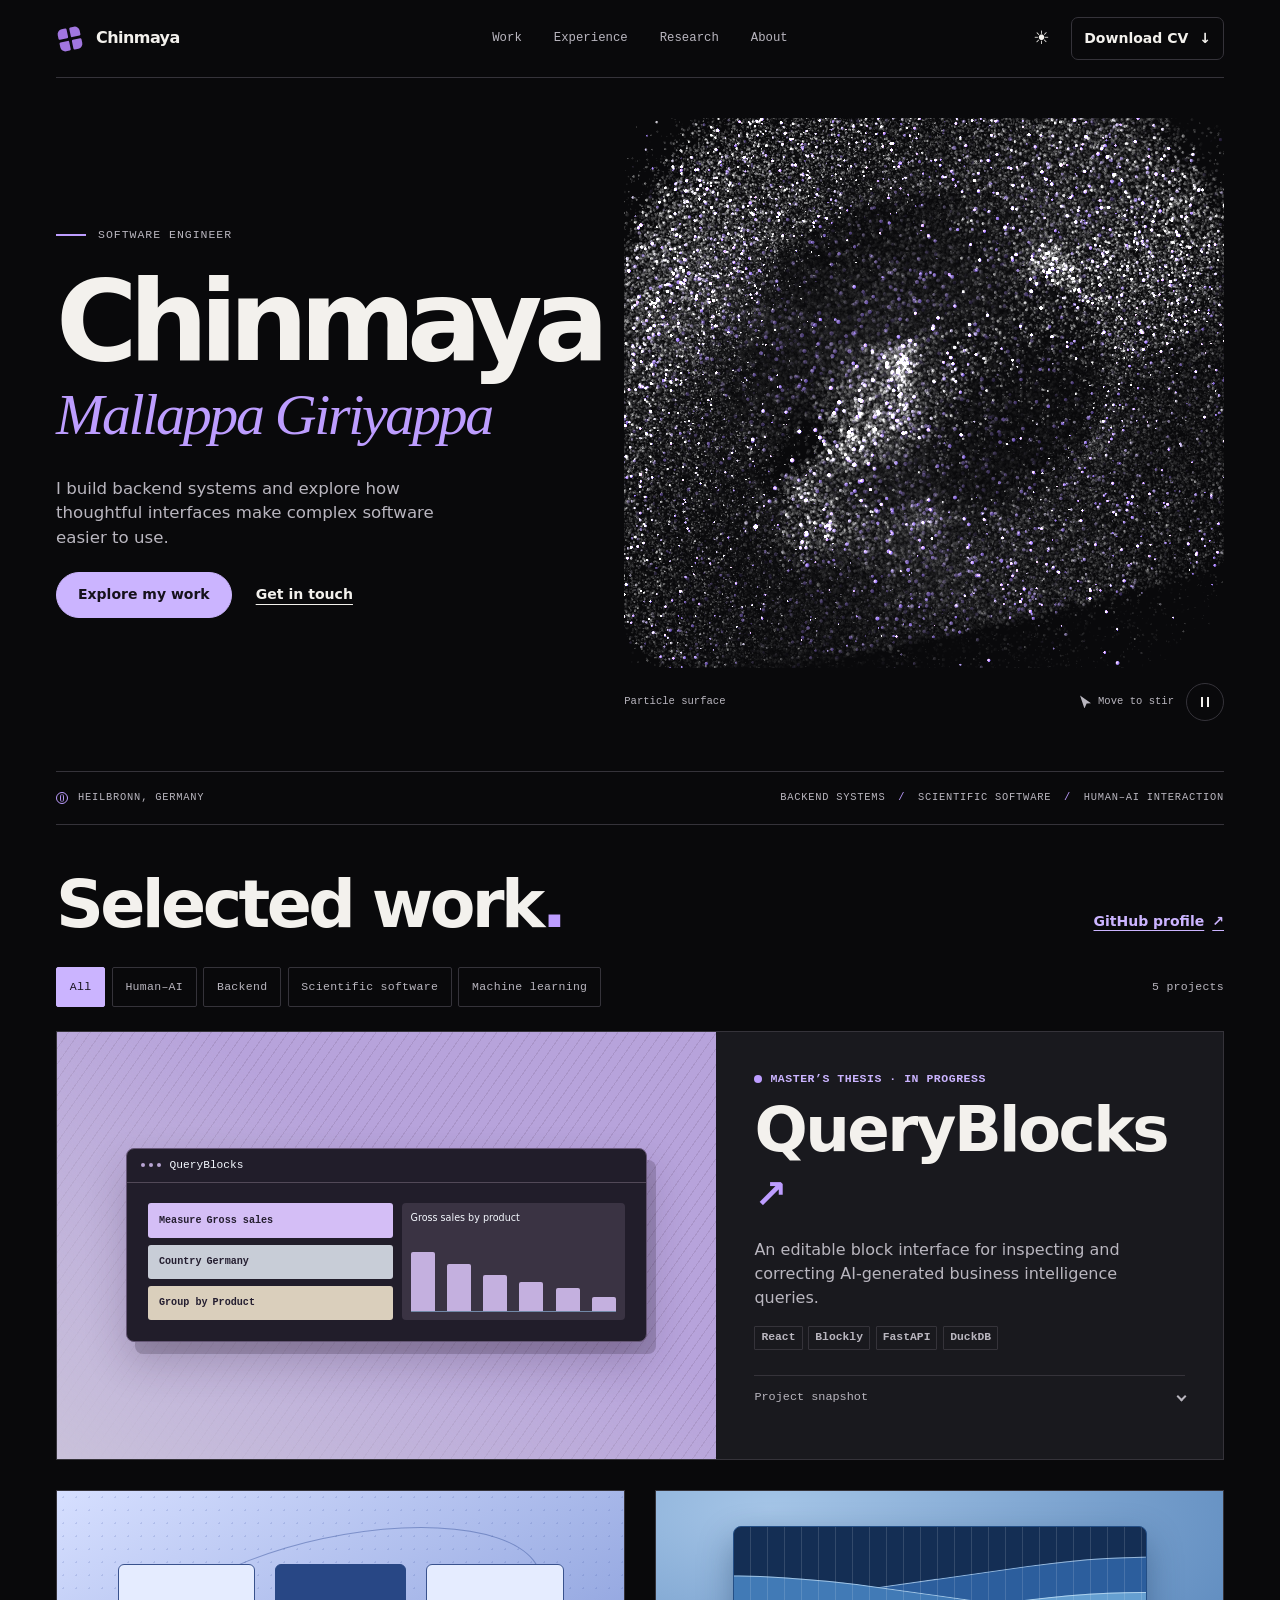
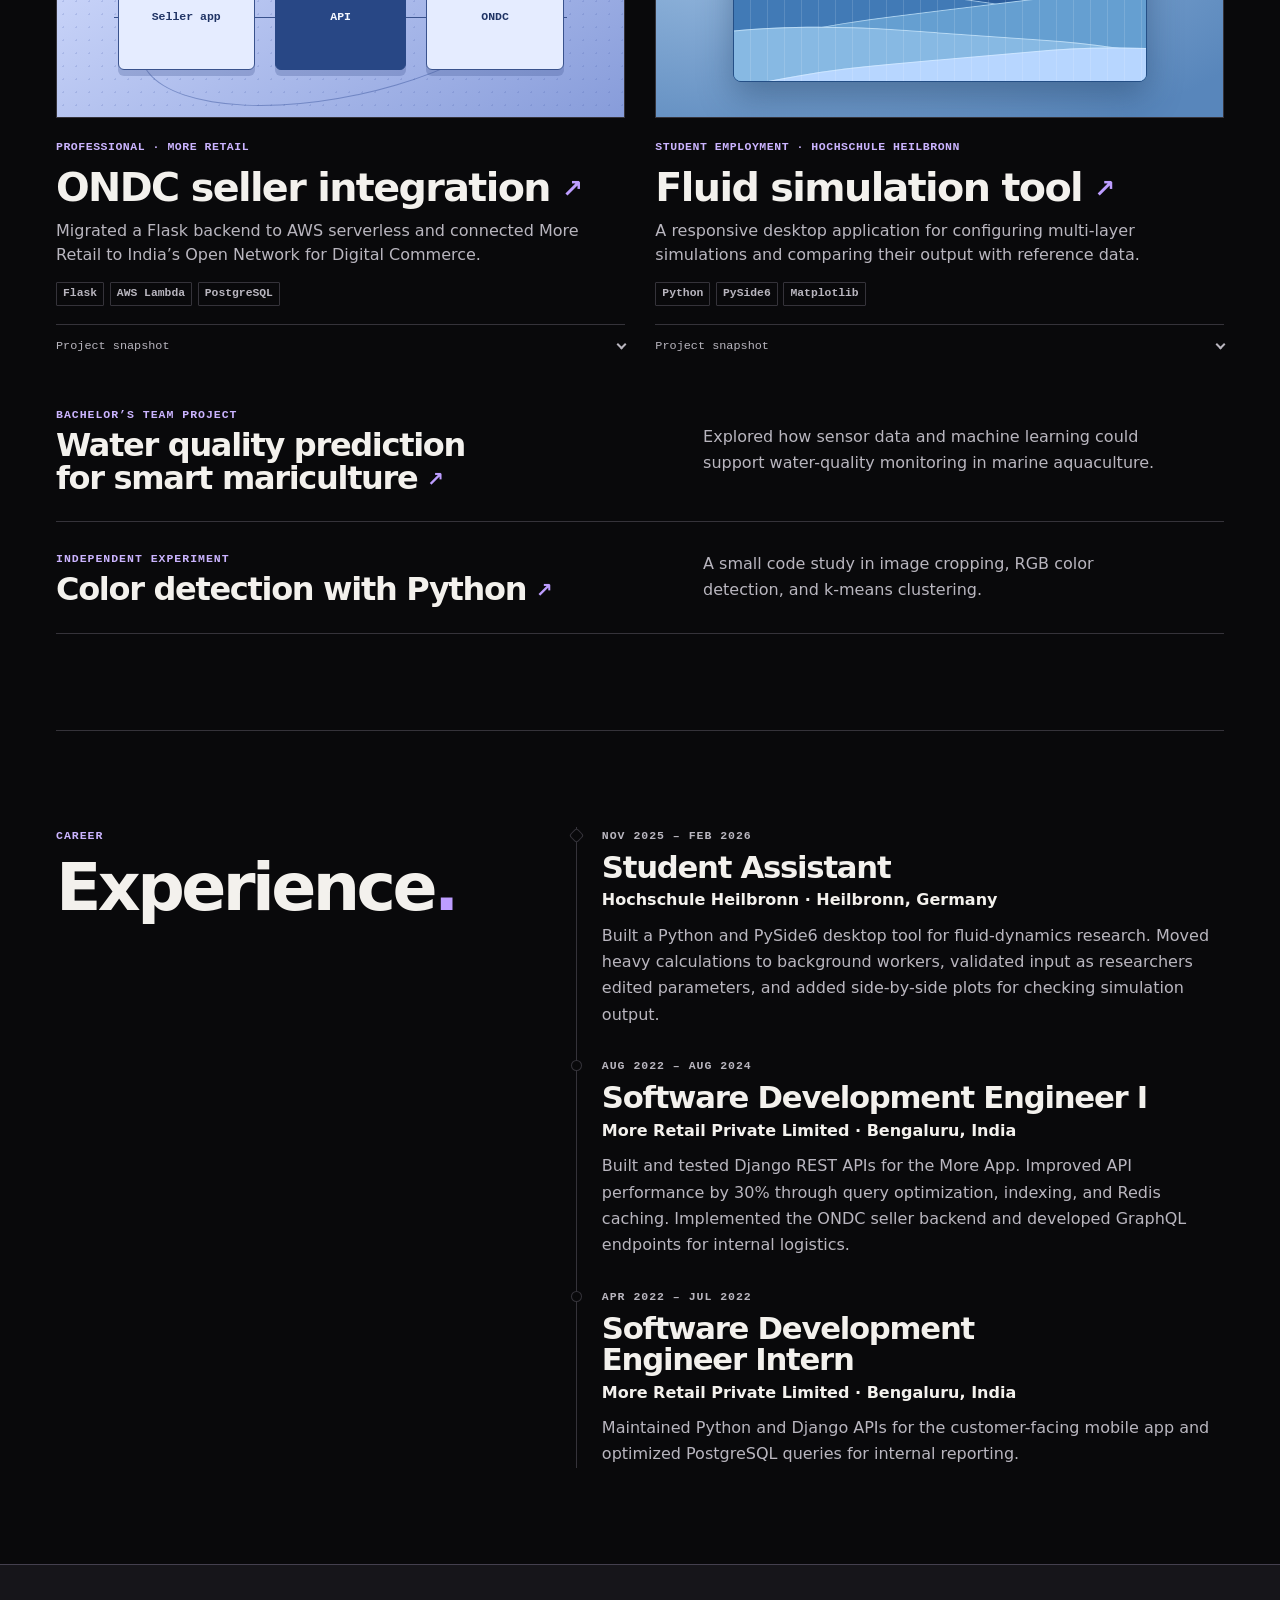
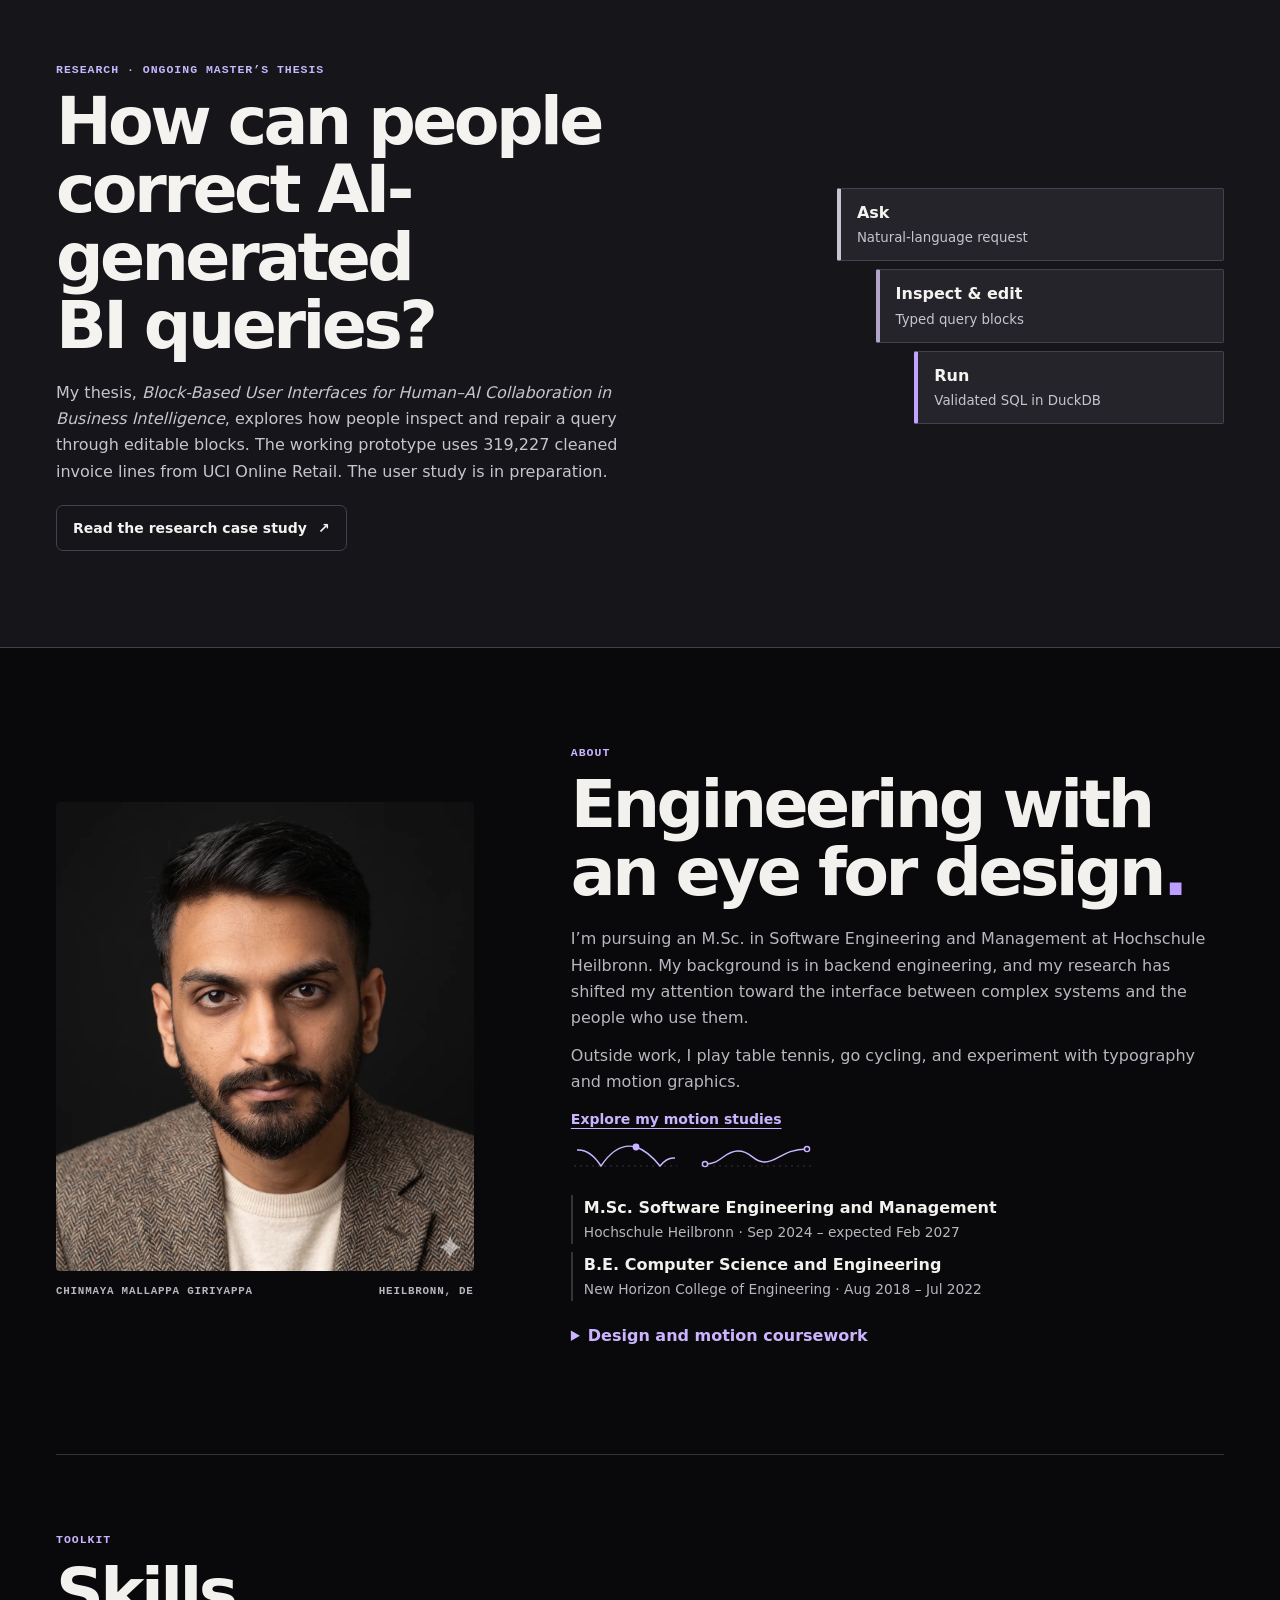
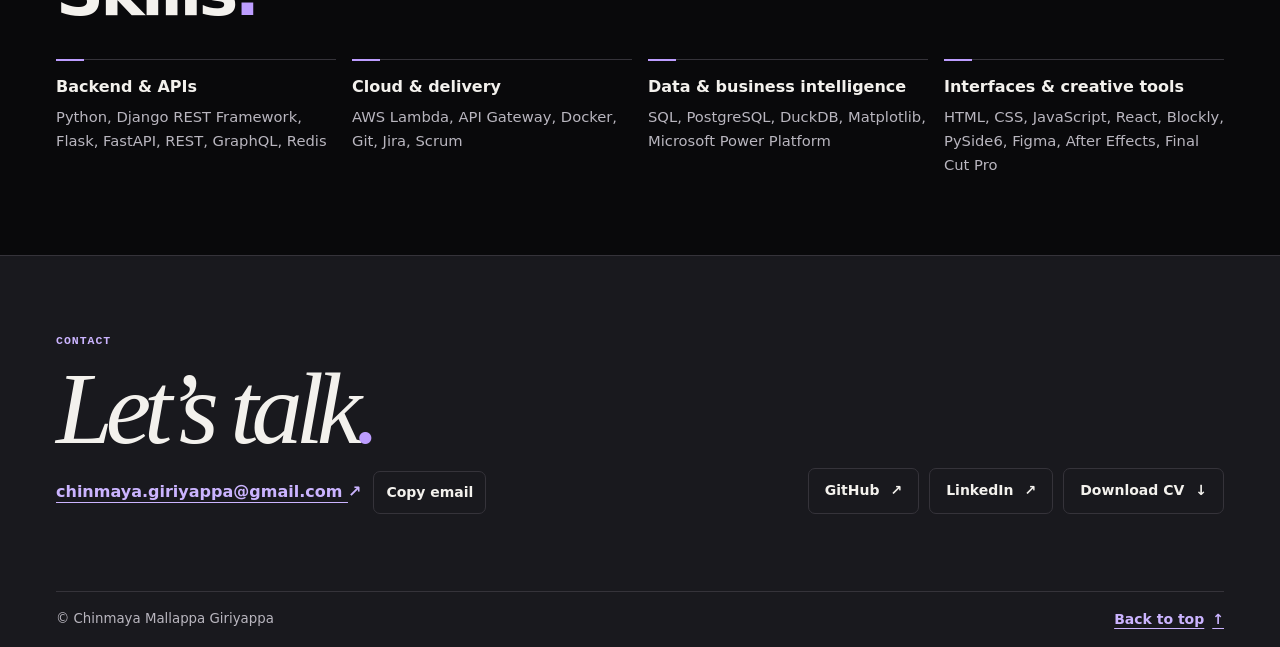
<file: index.html>
<!doctype html>
<html lang="en" data-theme="dark">

<head>
  <meta charset="utf-8">
  <meta name="viewport" content="width=device-width, initial-scale=1, viewport-fit=cover">
  <meta name="description"
    content="Chinmaya Mallappa Giriyappa is a software engineer and master’s student in Heilbronn, Germany. Explore work in backend engineering, scientific software, and human–AI collaboration.">
  <meta name="theme-color" content="#09090b">
  <title>Chinmaya Mallappa Giriyappa | Software Engineer</title>
  <link rel="canonical" href="https://chinmaya1910.github.io/Portfolio/">
  <meta property="og:type" content="website">
  <meta property="og:title" content="Chinmaya Mallappa Giriyappa | Software Engineer">
  <meta property="og:description"
    content="Selected work in backend engineering, scientific software, and human–AI collaboration.">
  <meta property="og:url" content="https://chinmaya1910.github.io/Portfolio/">
  <meta property="og:image" content="https://chinmaya1910.github.io/Portfolio/assets/social-preview.jpg?v=3">
  <meta property="og:image:alt"
    content="Portrait of Chinmaya Mallappa Giriyappa beside his name and software engineer title">
  <link rel="icon" type="image/png" sizes="180x180" href="assets/mark.png?v=2">
  <link rel="icon" type="image/svg+xml" sizes="any" href="assets/mark.svg">
  <link rel="apple-touch-icon" sizes="180x180" href="assets/mark.png?v=2">
  <script src="assets/theme.js?v=3"></script>
  <link rel="stylesheet" href="assets/site.css?v=4">
  <link rel="stylesheet" href="assets/motion.css">
  <link rel="stylesheet" href="assets/portfolio.css?v=4">
  <link rel="stylesheet" href="assets/work-index.css">
  <script defer src="assets/axon/vendor/three-0.150.1.min.js"></script>
  <script defer src="assets/axon/fluid.js?v=3"></script>
  <script defer src="assets/axon/surface.js?v=3"></script>
  <script defer src="assets/site.js?v=4"></script>
  <script defer src="assets/motion.js"></script>
  <script defer src="assets/work-index.js"></script>
</head>

<body class="portfolio-home">
  <a class="skip-link" href="#main">Skip to content</a>
  <header class="site-header">
    <div class="shell header-inner">
      <a class="brand" href="#home" aria-label="Chinmaya Mallappa Giriyappa, home"><img class="brand-mark" src="assets/mark.svg" width="28" height="28" alt=""><span>Chinmaya</span></a>
      <nav class="nav-links" id="site-nav" aria-label="Main">
        <a href="#projects">Work</a><a href="#experience">Experience</a><a href="#research">Research</a><a
          href="#about">About</a><a class="nav-mobile-only" href="#contact">Contact</a>
      </nav>
      <div class="header-actions">
        <button class="icon-button theme-button" type="button" data-theme-toggle aria-label="Switch color theme"
          hidden><span aria-hidden="true" data-theme-icon>☾</span></button>
        <a class="button button-small header-cta" href="images/Chinmaya-Mallappa-Giriyappa-Resume.pdf" download>Download
          CV <span aria-hidden="true">↓</span></a>
        <button class="icon-button menu-button" type="button" aria-expanded="false" aria-controls="site-nav"
          hidden>Menu</button>
      </div>
    </div>
  </header>

  <main id="main" tabindex="-1">
    <section class="shell hero" id="home" aria-labelledby="hero-title">
      <div class="hero-copy">
        <p class="eyebrow hero-kicker"><span class="role-rule" aria-hidden="true"></span>Software engineer</p>
        <h1 id="hero-title" itemscope itemtype="https://schema.org/Person">
          <span class="hero-line" itemprop="givenName">Chinmaya</span>
          <span class="hero-line family-name" itemprop="familyName">Mallappa Giriyappa</span>
        </h1>
        <p class="hero-description">I build backend systems and explore how thoughtful interfaces make complex software
          easier to use.</p>
        <div class="actions">
          <a class="button button-primary" href="#projects">Explore my work</a>
          <a class="hero-contact" href="#contact">Get in touch</a>
        </div>
      </div>
      <figure class="hero-figure motion-figure">
        <div class="particle-stage" id="surface-view">
          <canvas id="bg" aria-hidden="true"></canvas>
          <div class="workbench" aria-hidden="true"></div>
          <img class="surface-still" src="assets/axon/surface-still.webp" alt="" width="750" height="750" fetchpriority="high">
        </div>
        <figcaption class="study-caption">
          <span class="study-name">Particle surface</span>
          <span class="stir-hint" hidden><span class="cursor-glyph" aria-hidden="true"></span>Move to stir</span>
          <button type="button" data-pause-surface class="pause-surface" aria-label="Pause particle motion" hidden><span aria-hidden="true"></span></button>
        </figcaption>
      </figure>
      <div class="hero-foot">
        <span class="location"><span class="location-symbol" aria-hidden="true"></span>Heilbronn, Germany</span>
        <span>Backend systems <b aria-hidden="true">/</b> Scientific software <b aria-hidden="true">/</b> Human–AI interaction</span>
      </div>
    </section>

    <section class="shell section work-index" id="projects" aria-labelledby="work-title">
      <div class="section-heading">
        <h2 id="work-title">Selected work<span>.</span></h2>
        <a class="text-link" href="https://github.com/Chinmaya1910">GitHub profile <span aria-hidden="true">↗</span></a>
      </div>
      <div class="work-toolbar" hidden>
        <div class="work-filters" role="group" aria-label="Filter projects by domain">
          <button type="button" data-domain="all" aria-pressed="true">All</button>
          <button type="button" data-domain="human-ai" aria-pressed="false">Human–AI</button>
          <button type="button" data-domain="backend" aria-pressed="false">Backend</button>
          <button type="button" data-domain="scientific" aria-pressed="false">Scientific software</button>
          <button type="button" data-domain="ml" aria-pressed="false">Machine learning</button>
        </div>
        <output class="work-count" aria-live="polite" aria-atomic="true">5 projects</output>
      </div>
      <div class="work-grid">
        <article class="project-card project-feature" data-domains="human-ai backend" data-reveal>
          <a class="project-media query-art" href="projects/queryblocks/index.html" tabindex="-1" aria-hidden="true"
            data-tilt>
            <div class="query-window">
              <div class="window-top"><b></b><b></b><b></b><span>QueryBlocks</span></div>
              <div class="window-body">
                <div class="mock-blocks"><span>Measure <b>Gross sales</b></span><span>Country
                    <b>Germany</b></span><span>Group by <b>Product</b></span></div>
                <div class="mock-chart"><span>Gross sales by product</span>
                  <div><i></i><i></i><i></i><i></i><i></i><i></i></div>
                </div>
              </div>
            </div>
          </a>
          <div class="project-copy">
            <p class="eyebrow project-type"><span class="status-dot" aria-hidden="true"></span> Master’s thesis · In
              progress</p>
            <h3><a href="projects/queryblocks/index.html">QueryBlocks <span aria-hidden="true">↗</span></a></h3>
            <p>An editable block interface for inspecting and correcting AI-generated business intelligence queries.</p>
            <ul class="tags" aria-label="Technologies">
              <li>React</li>
              <li>Blockly</li>
              <li>FastAPI</li>
              <li>DuckDB</li>
            </ul>
            <details class="project-snapshot" name="project-snapshots">
              <summary aria-label="Project snapshot for QueryBlocks">Project snapshot</summary>
              <p>Users can repair a filter in Blockly and run the corrected query without another model call. FastAPI
                validates and compiles the query for read-only DuckDB.</p>
            </details>
          </div>
        </article>

        <article class="project-card" data-domains="backend" data-reveal>
          <a class="project-media ondc-art" href="projects/ondc/index.html" tabindex="-1" aria-hidden="true" data-tilt>
            <div class="network-art"><span class="network-node node-left">Seller app</span><span
                class="network-node node-center">API</span><span class="network-node node-right">ONDC</span><i
                class="network-line"></i><i class="network-orbit"></i></div>
          </a>
          <div class="project-copy">
            <p class="eyebrow project-type">Professional · More Retail</p>
            <h3><a href="projects/ondc/index.html">ONDC seller integration <span aria-hidden="true">↗</span></a></h3>
            <p>Migrated a Flask backend to AWS serverless and connected More Retail to India’s Open Network for Digital
              Commerce.</p>
            <ul class="tags" aria-label="Technologies">
              <li>Flask</li>
              <li>AWS Lambda</li>
              <li>PostgreSQL</li>
            </ul>
            <details class="project-snapshot" name="project-snapshots">
              <summary aria-label="Project snapshot for ONDC seller integration">Project snapshot</summary>
              <p>The original Flask seller backend moved to AWS Lambda and API Gateway, with PostgreSQL storing
                application data. The integration lets More Retail participate as an ONDC seller.</p>
            </details>
          </div>
        </article>

        <article class="project-card" data-domains="scientific" data-reveal>
          <a class="project-media simulation-art" href="projects/fluid-simulation/index.html" tabindex="-1"
            aria-hidden="true" data-tilt>
            <div class="fluid-visual"><span></span><span></span><span></span><span></span><span></span></div>
          </a>
          <div class="project-copy">
            <p class="eyebrow project-type">Student employment · Hochschule Heilbronn</p>
            <h3><a href="projects/fluid-simulation/index.html">Fluid simulation tool <span
                  aria-hidden="true">↗</span></a></h3>
            <p>A responsive desktop application for configuring multi-layer simulations and comparing their output with
              reference data.</p>
            <ul class="tags" aria-label="Technologies">
              <li>Python</li>
              <li>PySide6</li>
              <li>Matplotlib</li>
            </ul>
            <details class="project-snapshot" name="project-snapshots">
              <summary aria-label="Project snapshot for Fluid simulation tool">Project snapshot</summary>
              <p>Background workers keep the interface responsive while simulations run. An embedded Matplotlib
                dashboard compares the results with reference data.</p>
            </details>
          </div>
        </article>
      </div>
      <div class="additional-work" data-domains="scientific ml">
        <div>
          <p class="eyebrow">Bachelor’s team project</p>
          <h3><a href="projects/mariculture/index.html">Water quality prediction for smart mariculture <span
                aria-hidden="true">↗</span></a></h3>
        </div>
        <p>Explored how sensor data and machine learning could support water-quality monitoring in marine aquaculture.
        </p>
      </div>
      <div class="additional-work" data-domains="ml">
        <div>
          <p class="eyebrow">Independent experiment</p>
          <h3><a href="https://github.com/Chinmaya1910/Color-detection">Color detection with Python <span
                aria-hidden="true">↗</span></a></h3>
        </div>
        <p>A small code study in image cropping, RGB color detection, and k-means clustering.</p>
      </div>
    </section>

    <section class="shell section section-split" id="experience" aria-labelledby="experience-title">
      <div>
        <p class="eyebrow section-label">Career</p>
        <h2 id="experience-title">Experience<span>.</span></h2>
      </div>
      <ol class="timeline">
        <li data-reveal data-role="academic">
          <p class="eyebrow">Nov 2025 – Feb 2026</p>
          <h3>Student Assistant</h3>
          <p class="organization">Hochschule Heilbronn · Heilbronn, Germany</p>
          <p>Built a Python and PySide6 desktop tool for fluid-dynamics research. Moved heavy calculations to background
            workers, validated input as researchers edited parameters, and added side-by-side plots for checking
            simulation output.</p>
        </li>
        <li data-reveal>
          <p class="eyebrow">Aug 2022 – Aug 2024</p>
          <h3>Software Development Engineer I</h3>
          <p class="organization">More Retail Private Limited · Bengaluru, India</p>
          <p>Built and tested Django REST APIs for the More App. Improved API performance by 30% through query
            optimization, indexing, and Redis caching. Implemented the ONDC seller backend and developed GraphQL
            endpoints for internal logistics.</p>
        </li>
        <li data-reveal>
          <p class="eyebrow">Apr 2022 – Jul 2022</p>
          <h3>Software Development Engineer Intern</h3>
          <p class="organization">More Retail Private Limited · Bengaluru, India</p>
          <p>Maintained Python and Django APIs for the customer-facing mobile app and optimized PostgreSQL queries for
            internal reporting.</p>
        </li>
      </ol>
    </section>

    <section class="research-band" id="research" aria-labelledby="research-title">
      <div class="shell research-inner">
        <div>
          <p class="eyebrow section-label">Research · Ongoing master’s thesis</p>
          <h2 id="research-title">How can people correct AI-generated BI queries?</h2>
          <p>My thesis, <cite>Block-Based User Interfaces for Human–AI Collaboration in Business Intelligence</cite>,
            explores how people inspect and repair a query through editable blocks. The working prototype uses 319,227
            cleaned invoice lines from UCI Online Retail. The user study is in preparation.</p>
          <a class="button" href="projects/queryblocks/index.html">Read the research case study <span
              aria-hidden="true">↗</span></a>
        </div>
        <ol class="research-flow" data-reveal aria-label="QueryBlocks prototype workflow">
          <li><span>Ask</span><small>Natural-language request</small></li>
          <li><span>Inspect &amp; edit</span><small>Typed query blocks</small></li>
          <li><span>Run</span><small>Validated SQL in DuckDB</small></li>
        </ol>
      </div>
    </section>

    <section class="shell section about-grid" id="about" aria-labelledby="about-title">
      <figure class="portrait">
        <img src="assets/portrait.webp?v=2" width="1120" height="1259" alt="Portrait of Chinmaya Mallappa Giriyappa"
          loading="lazy" decoding="async">
        <figcaption>Chinmaya Mallappa Giriyappa <span>Heilbronn, DE</span></figcaption>
      </figure>
      <div>
        <p class="eyebrow section-label">About</p>
        <h2 id="about-title">Engineering with an eye for design<span>.</span></h2>
        <p>I’m pursuing an M.Sc. in Software Engineering and Management at Hochschule Heilbronn. My background is in
          backend engineering, and my research has shifted my attention toward the interface between complex systems and
          the people who use them.</p>
        <p id="interests">Outside work, I play table tennis, go cycling, and experiment with typography and motion
          graphics.</p>
        <a class="text-link studies-link" href="studies/index.html">Explore my motion studies</a>
        <svg class="hobby-motion" data-reveal viewBox="0 0 244 32" width="244" height="32" aria-hidden="true"
          focusable="false">
          <path class="hobby-guide" d="M3 25H106 M130 25H241" />
          <path class="hobby-path" pathLength="1" d="M6 9Q19 8 30 25Q46 1 65 6Q77 10 89 25Q96 16 104 17" />
          <circle class="hobby-ball" cx="65" cy="6" r="3.4" />
          <path class="hobby-path hobby-route" pathLength="1"
            d="M134 23C151 23 153 10 167 10S181 21 194 21S212 8 236 8" />
          <circle class="hobby-pin" cx="134" cy="23" r="2.6" />
          <circle class="hobby-pin" cx="236" cy="8" r="2.6" />
        </svg>
        <dl class="education">
          <div>
            <dt>M.Sc. Software Engineering and Management</dt>
            <dd>Hochschule Heilbronn · Sep 2024 – expected Feb 2027</dd>
          </div>
          <div>
            <dt>B.E. Computer Science and Engineering</dt>
            <dd>New Horizon College of Engineering · Aug 2018 – Jul 2022</dd>
          </div>
        </dl>
        <details class="credentials" id="certificates">
          <summary>Design and motion coursework</summary>
          <ul>
            <li><a href="https://www.coursera.org/verify/specialization/NAHQRP4BY7HW">Graphic Design Specialization</a>
              · CalArts via Coursera, including a branding capstone</li>
            <li><a href="https://www.coursera.org/verify/N6VZYNEXRS4M">Mastering Final Cut Pro</a> · LearnQuest via
              Coursera</li>
            <li><a href="https://www.coursera.org/verify/0Q1Q0TXPEXMC">VFX with Adobe After Effects</a> · EDUCBA via
              Coursera</li>
          </ul>
        </details>
      </div>
    </section>

    <section class="shell section skills-section" id="skills" aria-labelledby="skills-title">
      <div class="section-heading">
        <div>
          <p class="eyebrow section-label">Toolkit</p>
          <h2 id="skills-title">Skills<span>.</span></h2>
        </div>
      </div>
      <dl class="skills-grid">
        <div data-reveal>
          <dt>Backend &amp; APIs</dt>
          <dd>Python, Django REST Framework, Flask, FastAPI, REST, GraphQL, Redis</dd>
        </div>
        <div data-reveal>
          <dt>Cloud &amp; delivery</dt>
          <dd>AWS Lambda, API Gateway, Docker, Git, Jira, Scrum</dd>
        </div>
        <div data-reveal>
          <dt>Data &amp; business intelligence</dt>
          <dd>SQL, PostgreSQL, DuckDB, Matplotlib, Microsoft Power Platform</dd>
        </div>
        <div data-reveal>
          <dt>Interfaces &amp; creative tools</dt>
          <dd>HTML, CSS, JavaScript, React, Blockly, PySide6, Figma, After Effects, Final Cut Pro</dd>
        </div>
      </dl>
    </section>

    <section class="contact-section" id="contact" aria-labelledby="contact-title">
      <div class="shell contact-inner" data-reveal>
        <div>
          <p class="eyebrow section-label">Contact</p>
          <h2 id="contact-title">Let’s talk<span>.</span></h2>
          <div class="contact-email">
            <a class="email-link" href="mailto:chinmaya.giriyappa@gmail.com">chinmaya.giriyappa@gmail.com <span
                aria-hidden="true">↗</span></a>
            <button class="button button-small copy-email" type="button" data-copy-email hidden>Copy email</button>
            <p class="copy-feedback" data-copy-feedback role="status"></p>
          </div>
        </div>
        <div class="actions contact-actions">
          <a class="button" href="https://github.com/Chinmaya1910">GitHub <span aria-hidden="true">↗</span></a>
          <a class="button" href="https://www.linkedin.com/in/chinmaya-mallappa-giriyappa-443391238">LinkedIn <span
              aria-hidden="true">↗</span></a>
          <a class="button" href="images/Chinmaya-Mallappa-Giriyappa-Resume.pdf" download>Download CV <span
              aria-hidden="true">↓</span></a>
        </div>
      </div>
    </section>
  </main>
  <footer class="site-footer">
    <div class="shell"><small>© Chinmaya Mallappa Giriyappa</small><a class="text-link" href="#home">Back to top <span
          aria-hidden="true">↑</span></a></div>
  </footer>
</body>

</html>
</file>
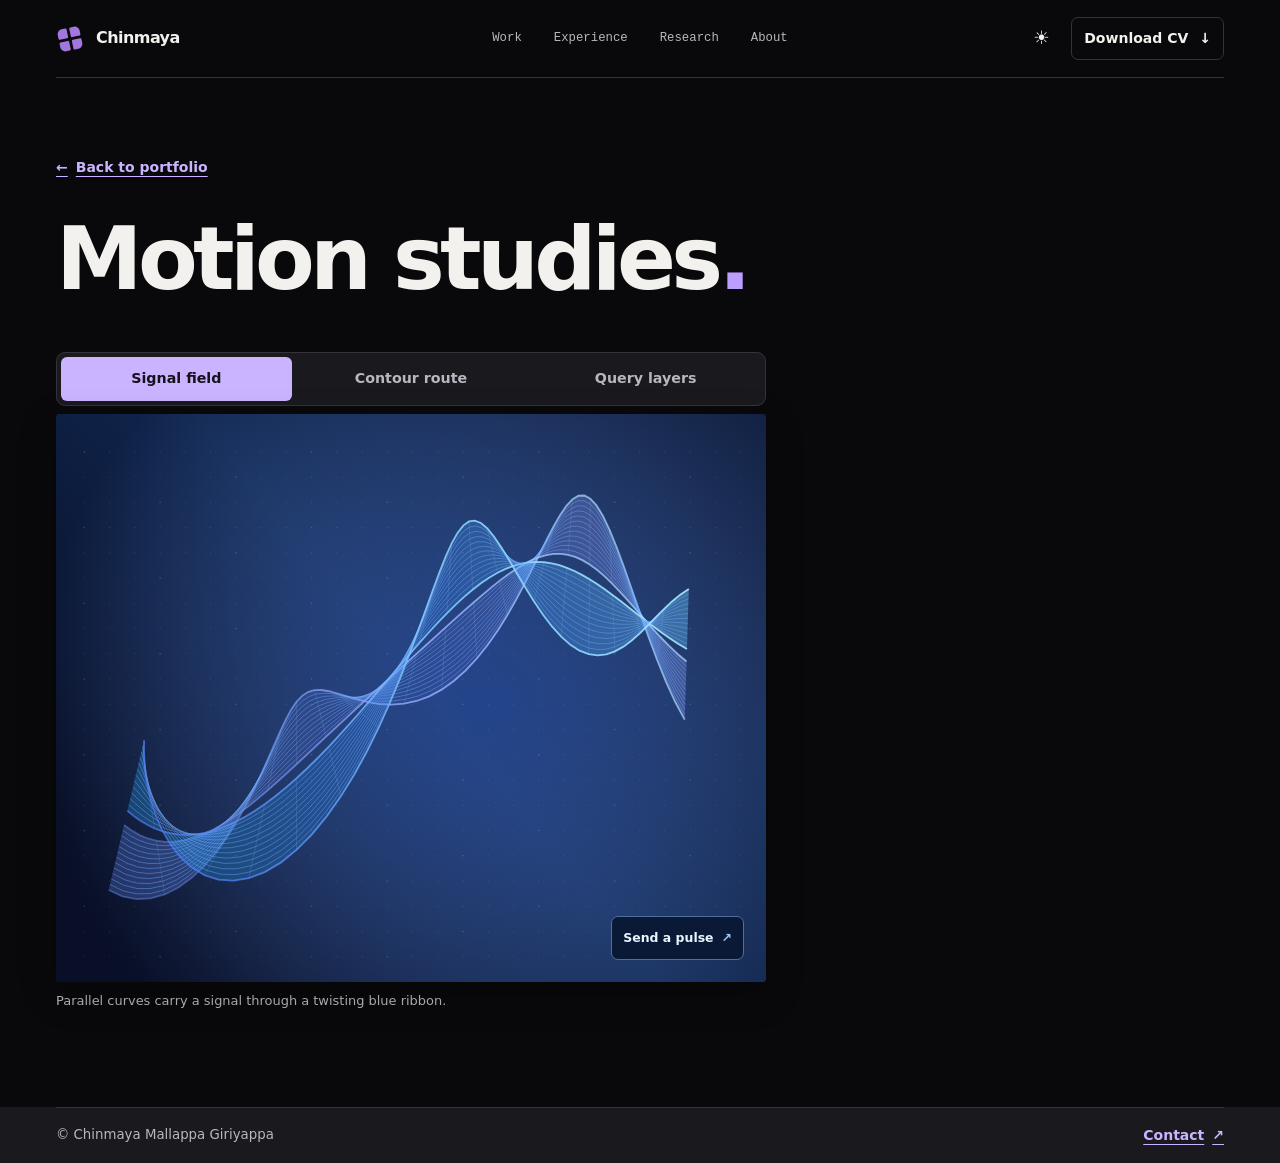
<file: studies/index.html>
<!doctype html>
<html lang="en">
<head>
  <meta charset="utf-8">
  <meta name="viewport" content="width=device-width, initial-scale=1, viewport-fit=cover">
  <title>Motion Studies | Chinmaya Mallappa Giriyappa</title>
  <meta name="description" content="Three interactive motion studies in signal, cycling routes, and query structure.">
  <link rel="canonical" href="https://chinmaya1910.github.io/Portfolio/studies/">
  <link rel="icon" type="image/png" sizes="180x180" href="../assets/mark.png?v=2">
  <link rel="icon" type="image/svg+xml" sizes="any" href="../assets/mark.svg">
  <link rel="apple-touch-icon" sizes="180x180" href="../assets/mark.png?v=2">
  <script src="../assets/theme.js?v=3"></script>
  <link rel="stylesheet" href="../assets/site.css?v=4">
  <script defer src="../assets/site.js?v=3" data-scene="../assets/scene.js"></script>
</head>
<body>
  <a class="skip-link" href="#main">Skip to content</a>
  <header class="site-header">
    <div class="shell header-inner">
      <a class="brand" href="../index.html#home" aria-label="Chinmaya Mallappa Giriyappa, home"><img class="brand-mark" src="../assets/mark.svg" width="28" height="28" alt=""><span>Chinmaya</span></a>
      <nav class="nav-links" id="site-nav" aria-label="Main">
        <a href="../index.html#projects">Work</a><a href="../index.html#experience">Experience</a><a href="../index.html#research">Research</a><a href="../index.html#about">About</a><a class="nav-mobile-only" href="../index.html#contact">Contact</a>
      </nav>
      <div class="header-actions">
        <button class="icon-button theme-button" type="button" data-theme-toggle aria-label="Switch color theme" hidden><span aria-hidden="true" data-theme-icon>☾</span></button>
        <a class="button button-small header-cta" href="../images/Chinmaya-Mallappa-Giriyappa-Resume.pdf" download>Download CV <span aria-hidden="true">↓</span></a>
        <button class="icon-button menu-button" type="button" aria-expanded="false" aria-controls="site-nav" hidden>Menu</button>
      </div>
    </div>
  </header>
  <main class="shell" id="main" tabindex="-1">
    <div class="case-header">
      <a class="text-link" href="../index.html#home"><span aria-hidden="true">←</span> Back to portfolio</a>
      <h1>Motion studies<span>.</span></h1>
    </div>
    <section class="motion-studies" aria-label="Interactive artwork">
      <figure class="hero-figure">
        <div class="scene-choices" data-scene-choices role="group" aria-label="Hero artwork" hidden>
          <button class="scene-choice" type="button" data-view="signal" data-poster="../assets/signal-field.webp"
            data-description="Parallel curves carry a signal through a twisting blue ribbon."
            data-action="Send a pulse" aria-pressed="true">Signal field</button>
          <button class="scene-choice" type="button" data-view="contour" data-poster="../assets/contour-route.webp"
            data-description="A cycling-inspired route winds across a sculpted elevation map."
            data-action="Trace the route" aria-pressed="false">Contour route</button>
          <button class="scene-choice" type="button" data-view="layers" data-poster="../assets/query-layers.webp"
            data-description="Three floating plates illustrate inputs, query structure, and results."
            data-action="Separate layers" aria-pressed="false">Query layers</button>
        </div>
        <div class="scene-stage" data-scene-stage data-view="signal">
          <img class="scene-poster" src="../assets/signal-field.webp" width="900" height="720" alt="" fetchpriority="high">
          <canvas class="scene-canvas" aria-hidden="true"></canvas>
          <button class="scene-button" type="button" data-scene-play hidden><span data-action-label>Send a pulse</span><span aria-hidden="true">↗</span></button>
        </div>
        <figcaption data-scene-description aria-live="polite">Parallel curves carry a signal through a twisting blue ribbon.</figcaption>
      </figure>
    </section>
  </main>
  <footer class="site-footer"><div class="shell"><small>© Chinmaya Mallappa Giriyappa</small><a class="text-link" href="../index.html#contact">Contact <span aria-hidden="true">↗</span></a></div></footer>
</body>
</html>
</file>
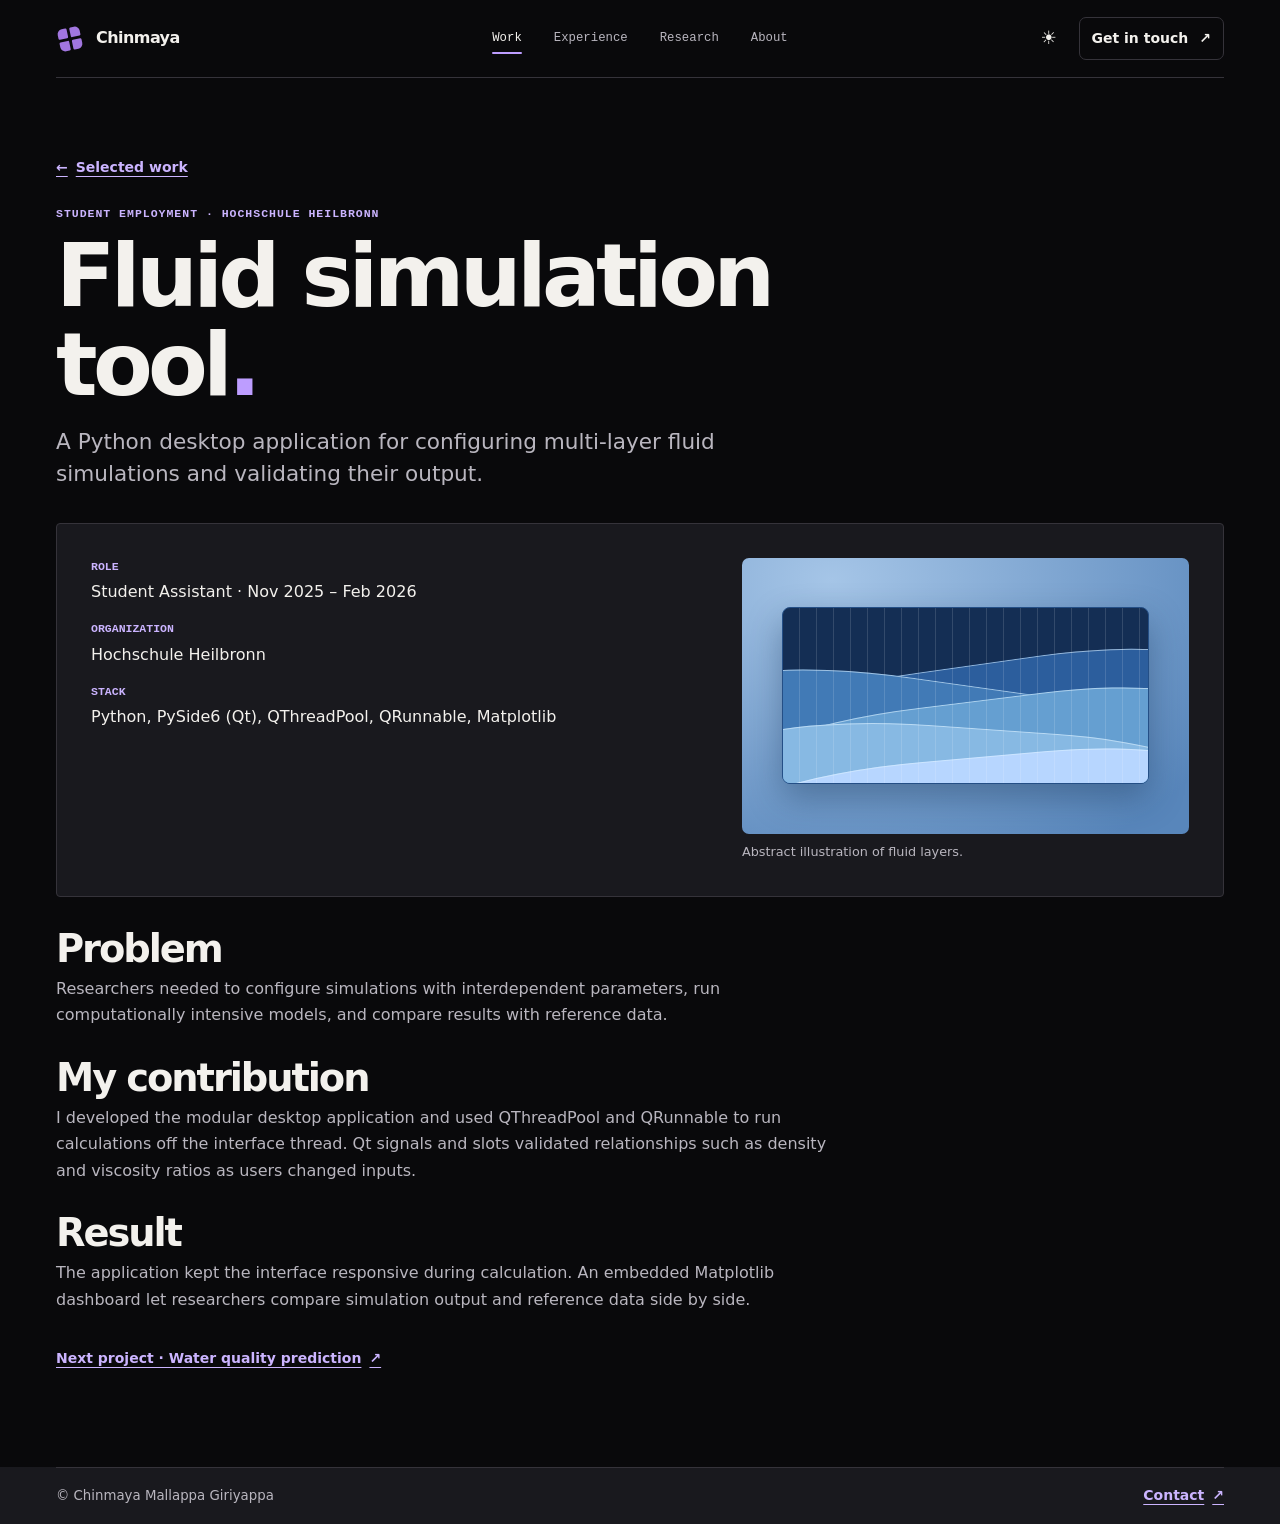
<file: projects/fluid-simulation/index.html>
<!doctype html>
<html lang="en">
<head>
  <meta charset="utf-8">
  <meta name="viewport" content="width=device-width, initial-scale=1, viewport-fit=cover">
  <meta name="description" content="A Python desktop application for configuring multi-layer fluid simulations and validating their output.">
  <title>Fluid simulation tool | Chinmaya Mallappa Giriyappa</title>
  <link rel="canonical" href="https://chinmaya1910.github.io/Portfolio/projects/fluid-simulation/">
  <meta property="og:type" content="article">
  <meta property="og:title" content="Fluid simulation tool | Chinmaya Mallappa Giriyappa">
  <meta property="og:description" content="A Python desktop application for configuring multi-layer fluid simulations and validating their output.">
  <meta property="og:url" content="https://chinmaya1910.github.io/Portfolio/projects/fluid-simulation/">
  <meta property="og:image" content="https://chinmaya1910.github.io/Portfolio/assets/social-preview.jpg?v=3">
  <link rel="icon" type="image/png" sizes="180x180" href="../../assets/mark.png?v=2">
  <link rel="icon" type="image/svg+xml" sizes="any" href="../../assets/mark.svg">
  <link rel="apple-touch-icon" sizes="180x180" href="../../assets/mark.png?v=2">
  <script src="../../assets/theme.js?v=3"></script>
  <link rel="stylesheet" href="../../assets/site.css?v=4">
  <link rel="stylesheet" href="../../assets/motion.css">
  <script defer src="../../assets/site.js?v=3"></script>
</head>
<body>
  <a class="skip-link" href="#main">Skip to content</a>
  <header class="site-header">
    <div class="shell header-inner">
      <a class="brand" href="../../index.html#home" aria-label="Chinmaya Mallappa Giriyappa, home"><img class="brand-mark" src="../../assets/mark.svg" width="28" height="28" alt=""><span>Chinmaya</span></a>
      <nav class="nav-links" id="site-nav" aria-label="Main">
        <a href="../../index.html#projects" aria-current="true">Work</a><a href="../../index.html#experience">Experience</a><a href="../../index.html#research">Research</a><a href="../../index.html#about">About</a><a class="nav-mobile-only" href="../../index.html#contact">Contact</a>
      </nav>
      <div class="header-actions">
        <button class="icon-button theme-button" type="button" data-theme-toggle aria-label="Switch color theme" hidden><span aria-hidden="true" data-theme-icon>☾</span></button>
        <a class="button button-small header-cta" href="../../index.html#contact">Get in touch <span aria-hidden="true">↗</span></a>
        <button class="icon-button menu-button" type="button" aria-expanded="false" aria-controls="site-nav" hidden>Menu</button>
      </div>
    </div>
  </header>
  <main class="shell" id="main" tabindex="-1">
    <div class="case-header">
      <a class="text-link" href="../../index.html#projects"><span aria-hidden="true">←</span> Selected work</a>
      <p class="eyebrow section-label">Student employment · Hochschule Heilbronn</p>
      <h1>Fluid simulation tool<span>.</span></h1>
      <p class="case-lede">A Python desktop application for configuring multi-layer fluid simulations and validating their output.</p>
    </div>
    <article class="case-article">
      <div class="case-summary"><dl><div><dt>Role</dt><dd>Student Assistant · Nov 2025 – Feb 2026</dd></div><div><dt>Organization</dt><dd>Hochschule Heilbronn</dd></div><div><dt>Stack</dt><dd>Python, PySide6 (Qt), QThreadPool, QRunnable, Matplotlib</dd></div></dl><figure><div class="project-media simulation-art" aria-hidden="true"><div class="fluid-visual"><span></span><span></span><span></span><span></span><span></span></div></div><figcaption>Abstract illustration of fluid layers.</figcaption></figure></div>
      <div class="case-content">
      <section><h2>Problem</h2><p>Researchers needed to configure simulations with interdependent parameters, run computationally intensive models, and compare results with reference data.</p></section>
      <section><h2>My contribution</h2><p>I developed the modular desktop application and used QThreadPool and QRunnable to run calculations off the interface thread. Qt signals and slots validated relationships such as density and viscosity ratios as users changed inputs.</p></section>
      <section><h2>Result</h2><p>The application kept the interface responsive during calculation. An embedded Matplotlib dashboard let researchers compare simulation output and reference data side by side.</p></section>
      </div>
      <a class="text-link" href="../mariculture/index.html">Next project · Water quality prediction <span aria-hidden="true">↗</span></a>
    </article>
  </main>
  <footer class="site-footer"><div class="shell"><small>© Chinmaya Mallappa Giriyappa</small><a class="text-link" href="../../index.html#contact">Contact <span aria-hidden="true">↗</span></a></div></footer>
</body>
</html>
</file>
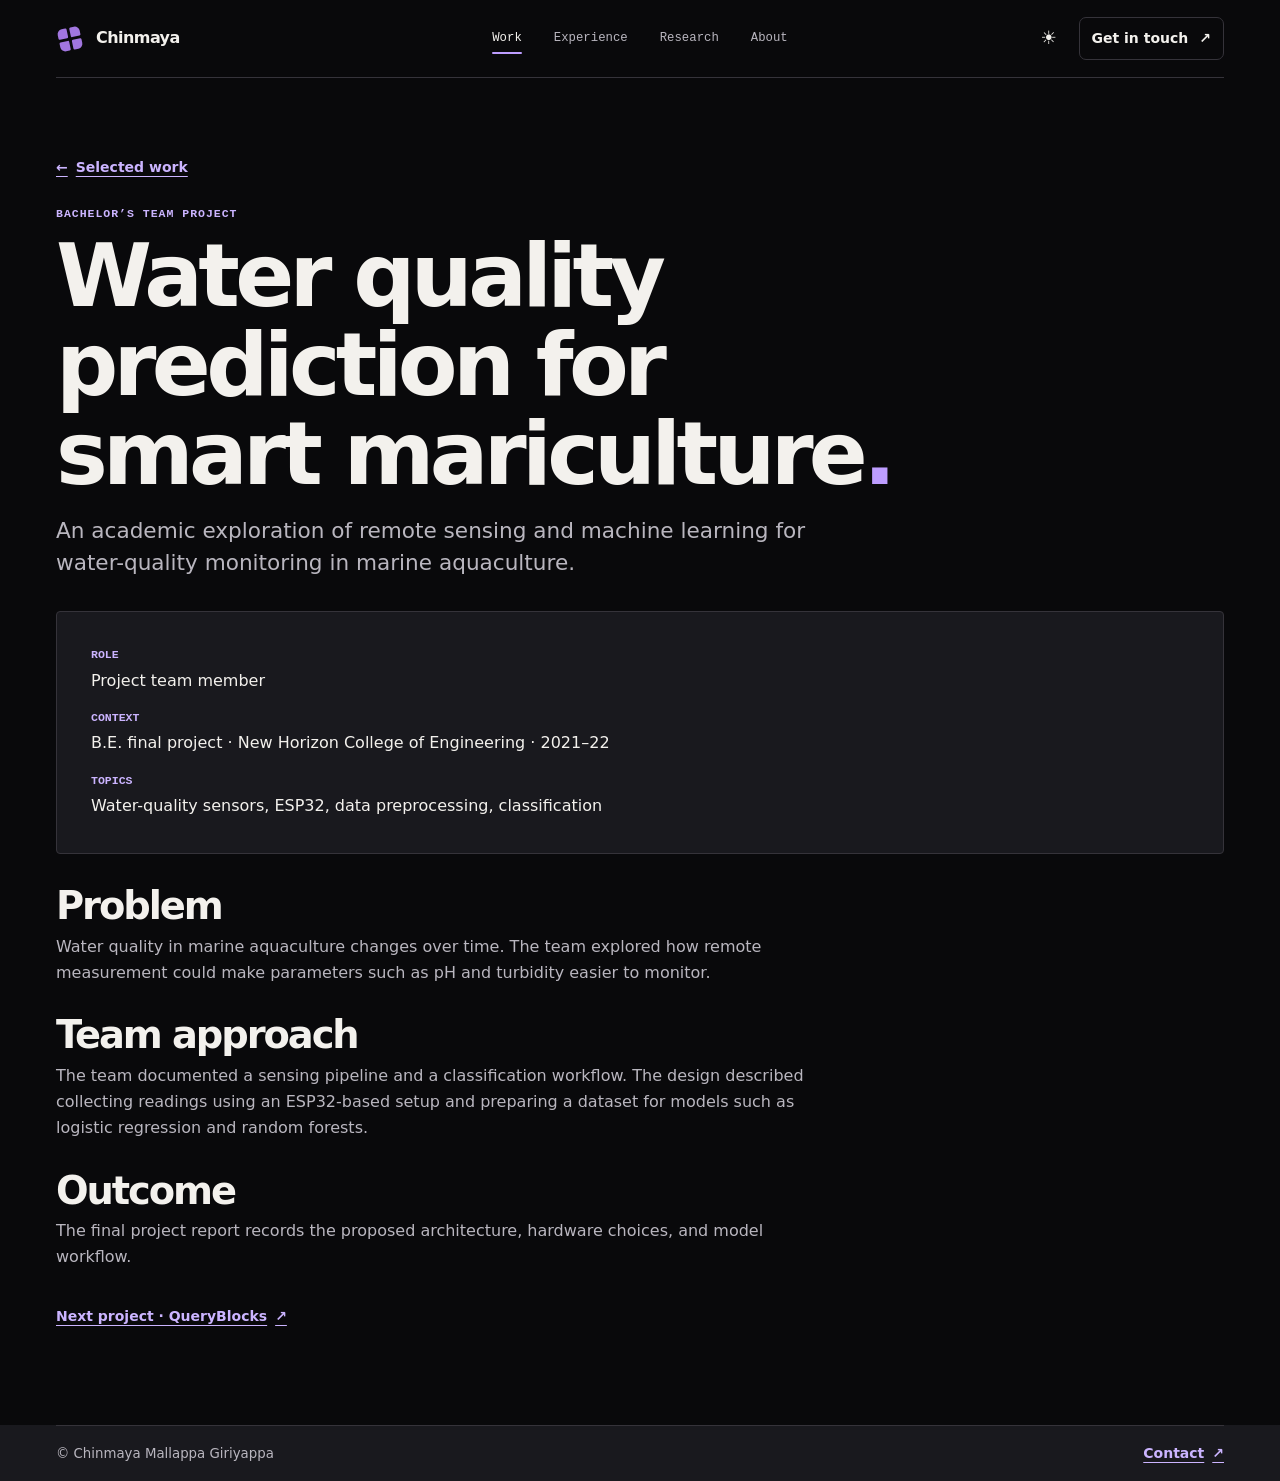
<file: projects/mariculture/index.html>
<!doctype html>
<html lang="en">
<head>
  <meta charset="utf-8">
  <meta name="viewport" content="width=device-width, initial-scale=1, viewport-fit=cover">
  <meta name="description" content="An academic exploration of remote sensing and machine learning for water-quality monitoring in marine aquaculture.">
  <title>Water quality prediction for smart mariculture | Chinmaya Mallappa Giriyappa</title>
  <link rel="canonical" href="https://chinmaya1910.github.io/Portfolio/projects/mariculture/">
  <meta property="og:type" content="article">
  <meta property="og:title" content="Water quality prediction for smart mariculture | Chinmaya Mallappa Giriyappa">
  <meta property="og:description" content="An academic exploration of remote sensing and machine learning for water-quality monitoring in marine aquaculture.">
  <meta property="og:url" content="https://chinmaya1910.github.io/Portfolio/projects/mariculture/">
  <meta property="og:image" content="https://chinmaya1910.github.io/Portfolio/assets/social-preview.jpg?v=3">
  <link rel="icon" type="image/png" sizes="180x180" href="../../assets/mark.png?v=2">
  <link rel="icon" type="image/svg+xml" sizes="any" href="../../assets/mark.svg">
  <link rel="apple-touch-icon" sizes="180x180" href="../../assets/mark.png?v=2">
  <script src="../../assets/theme.js?v=3"></script>
  <link rel="stylesheet" href="../../assets/site.css?v=4">
  <link rel="stylesheet" href="../../assets/motion.css">
  <script defer src="../../assets/site.js?v=3"></script>
</head>
<body>
  <a class="skip-link" href="#main">Skip to content</a>
  <header class="site-header">
    <div class="shell header-inner">
      <a class="brand" href="../../index.html#home" aria-label="Chinmaya Mallappa Giriyappa, home"><img class="brand-mark" src="../../assets/mark.svg" width="28" height="28" alt=""><span>Chinmaya</span></a>
      <nav class="nav-links" id="site-nav" aria-label="Main">
        <a href="../../index.html#projects" aria-current="true">Work</a><a href="../../index.html#experience">Experience</a><a href="../../index.html#research">Research</a><a href="../../index.html#about">About</a><a class="nav-mobile-only" href="../../index.html#contact">Contact</a>
      </nav>
      <div class="header-actions">
        <button class="icon-button theme-button" type="button" data-theme-toggle aria-label="Switch color theme" hidden><span aria-hidden="true" data-theme-icon>☾</span></button>
        <a class="button button-small header-cta" href="../../index.html#contact">Get in touch <span aria-hidden="true">↗</span></a>
        <button class="icon-button menu-button" type="button" aria-expanded="false" aria-controls="site-nav" hidden>Menu</button>
      </div>
    </div>
  </header>
  <main class="shell" id="main" tabindex="-1">
    <div class="case-header">
      <a class="text-link" href="../../index.html#projects"><span aria-hidden="true">←</span> Selected work</a>
      <p class="eyebrow section-label">Bachelor’s team project</p>
      <h1>Water quality prediction for smart mariculture<span>.</span></h1>
      <p class="case-lede">An academic exploration of remote sensing and machine learning for water-quality monitoring in marine aquaculture.</p>
    </div>
    <article class="case-article">
      <div class="case-summary case-summary-text"><dl><div><dt>Role</dt><dd>Project team member</dd></div><div><dt>Context</dt><dd>B.E. final project · New Horizon College of Engineering · 2021–22</dd></div><div><dt>Topics</dt><dd>Water-quality sensors, ESP32, data preprocessing, classification</dd></div></dl></div>
      <div class="case-content">
      <section><h2>Problem</h2><p>Water quality in marine aquaculture changes over time. The team explored how remote measurement could make parameters such as pH and turbidity easier to monitor.</p></section>
      <section><h2>Team approach</h2><p>The team documented a sensing pipeline and a classification workflow. The design described collecting readings using an ESP32-based setup and preparing a dataset for models such as logistic regression and random forests.</p></section>
      <section><h2>Outcome</h2><p>The final project report records the proposed architecture, hardware choices, and model workflow.</p></section>
      </div>
      <a class="text-link" href="../queryblocks/index.html">Next project · QueryBlocks <span aria-hidden="true">↗</span></a>
    </article>
  </main>
  <footer class="site-footer"><div class="shell"><small>© Chinmaya Mallappa Giriyappa</small><a class="text-link" href="../../index.html#contact">Contact <span aria-hidden="true">↗</span></a></div></footer>
</body>
</html>
</file>
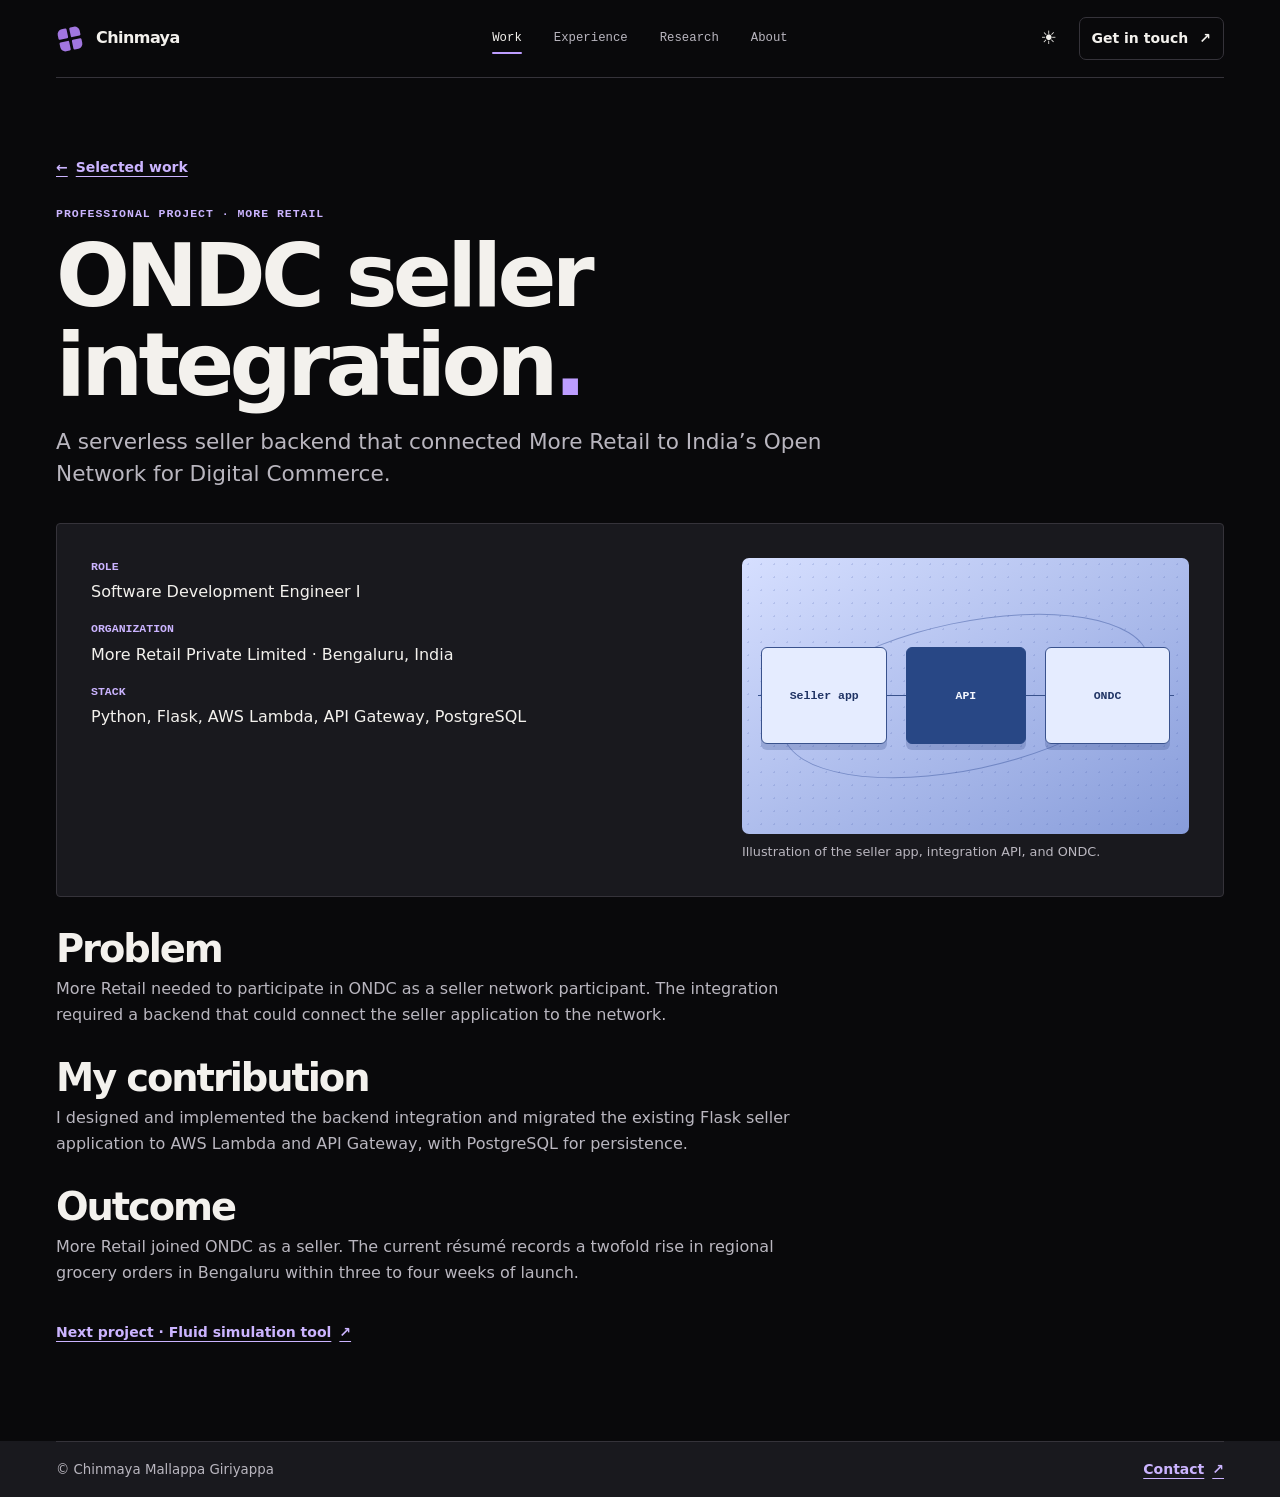
<file: projects/ondc/index.html>
<!doctype html>
<html lang="en">
<head>
  <meta charset="utf-8">
  <meta name="viewport" content="width=device-width, initial-scale=1, viewport-fit=cover">
  <meta name="description" content="A serverless seller backend that connected More Retail to India’s Open Network for Digital Commerce.">
  <title>ONDC seller integration | Chinmaya Mallappa Giriyappa</title>
  <link rel="canonical" href="https://chinmaya1910.github.io/Portfolio/projects/ondc/">
  <meta property="og:type" content="article">
  <meta property="og:title" content="ONDC seller integration | Chinmaya Mallappa Giriyappa">
  <meta property="og:description" content="A serverless seller backend that connected More Retail to India’s Open Network for Digital Commerce.">
  <meta property="og:url" content="https://chinmaya1910.github.io/Portfolio/projects/ondc/">
  <meta property="og:image" content="https://chinmaya1910.github.io/Portfolio/assets/social-preview.jpg?v=3">
  <link rel="icon" type="image/png" sizes="180x180" href="../../assets/mark.png?v=2">
  <link rel="icon" type="image/svg+xml" sizes="any" href="../../assets/mark.svg">
  <link rel="apple-touch-icon" sizes="180x180" href="../../assets/mark.png?v=2">
  <script src="../../assets/theme.js?v=3"></script>
  <link rel="stylesheet" href="../../assets/site.css?v=4">
  <link rel="stylesheet" href="../../assets/motion.css">
  <script defer src="../../assets/site.js?v=3"></script>
</head>
<body>
  <a class="skip-link" href="#main">Skip to content</a>
  <header class="site-header">
    <div class="shell header-inner">
      <a class="brand" href="../../index.html#home" aria-label="Chinmaya Mallappa Giriyappa, home"><img class="brand-mark" src="../../assets/mark.svg" width="28" height="28" alt=""><span>Chinmaya</span></a>
      <nav class="nav-links" id="site-nav" aria-label="Main">
        <a href="../../index.html#projects" aria-current="true">Work</a><a href="../../index.html#experience">Experience</a><a href="../../index.html#research">Research</a><a href="../../index.html#about">About</a><a class="nav-mobile-only" href="../../index.html#contact">Contact</a>
      </nav>
      <div class="header-actions">
        <button class="icon-button theme-button" type="button" data-theme-toggle aria-label="Switch color theme" hidden><span aria-hidden="true" data-theme-icon>☾</span></button>
        <a class="button button-small header-cta" href="../../index.html#contact">Get in touch <span aria-hidden="true">↗</span></a>
        <button class="icon-button menu-button" type="button" aria-expanded="false" aria-controls="site-nav" hidden>Menu</button>
      </div>
    </div>
  </header>
  <main class="shell" id="main" tabindex="-1">
    <div class="case-header">
      <a class="text-link" href="../../index.html#projects"><span aria-hidden="true">←</span> Selected work</a>
      <p class="eyebrow section-label">Professional project · More Retail</p>
      <h1>ONDC seller integration<span>.</span></h1>
      <p class="case-lede">A serverless seller backend that connected More Retail to India’s Open Network for Digital Commerce.</p>
    </div>
    <article class="case-article">
      <div class="case-summary"><dl><div><dt>Role</dt><dd>Software Development Engineer I</dd></div><div><dt>Organization</dt><dd>More Retail Private Limited · Bengaluru, India</dd></div><div><dt>Stack</dt><dd>Python, Flask, AWS Lambda, API Gateway, PostgreSQL</dd></div></dl><figure><div class="project-media ondc-art" aria-hidden="true"><div class="network-art"><span class="network-node node-left">Seller app</span><span class="network-node node-center">API</span><span class="network-node node-right">ONDC</span><i class="network-line"></i><i class="network-orbit"></i></div></div><figcaption>Illustration of the seller app, integration API, and ONDC.</figcaption></figure></div>
      <div class="case-content">
      <section><h2>Problem</h2><p>More Retail needed to participate in ONDC as a seller network participant. The integration required a backend that could connect the seller application to the network.</p></section>
      <section><h2>My contribution</h2><p>I designed and implemented the backend integration and migrated the existing Flask seller application to AWS Lambda and API Gateway, with PostgreSQL for persistence.</p></section>
      <section><h2>Outcome</h2><p>More Retail joined ONDC as a seller. The current résumé records a twofold rise in regional grocery orders in Bengaluru within three to four weeks of launch.</p></section>
      </div>
      <a class="text-link" href="../fluid-simulation/index.html">Next project · Fluid simulation tool <span aria-hidden="true">↗</span></a>
    </article>
  </main>
  <footer class="site-footer"><div class="shell"><small>© Chinmaya Mallappa Giriyappa</small><a class="text-link" href="../../index.html#contact">Contact <span aria-hidden="true">↗</span></a></div></footer>
</body>
</html>
</file>
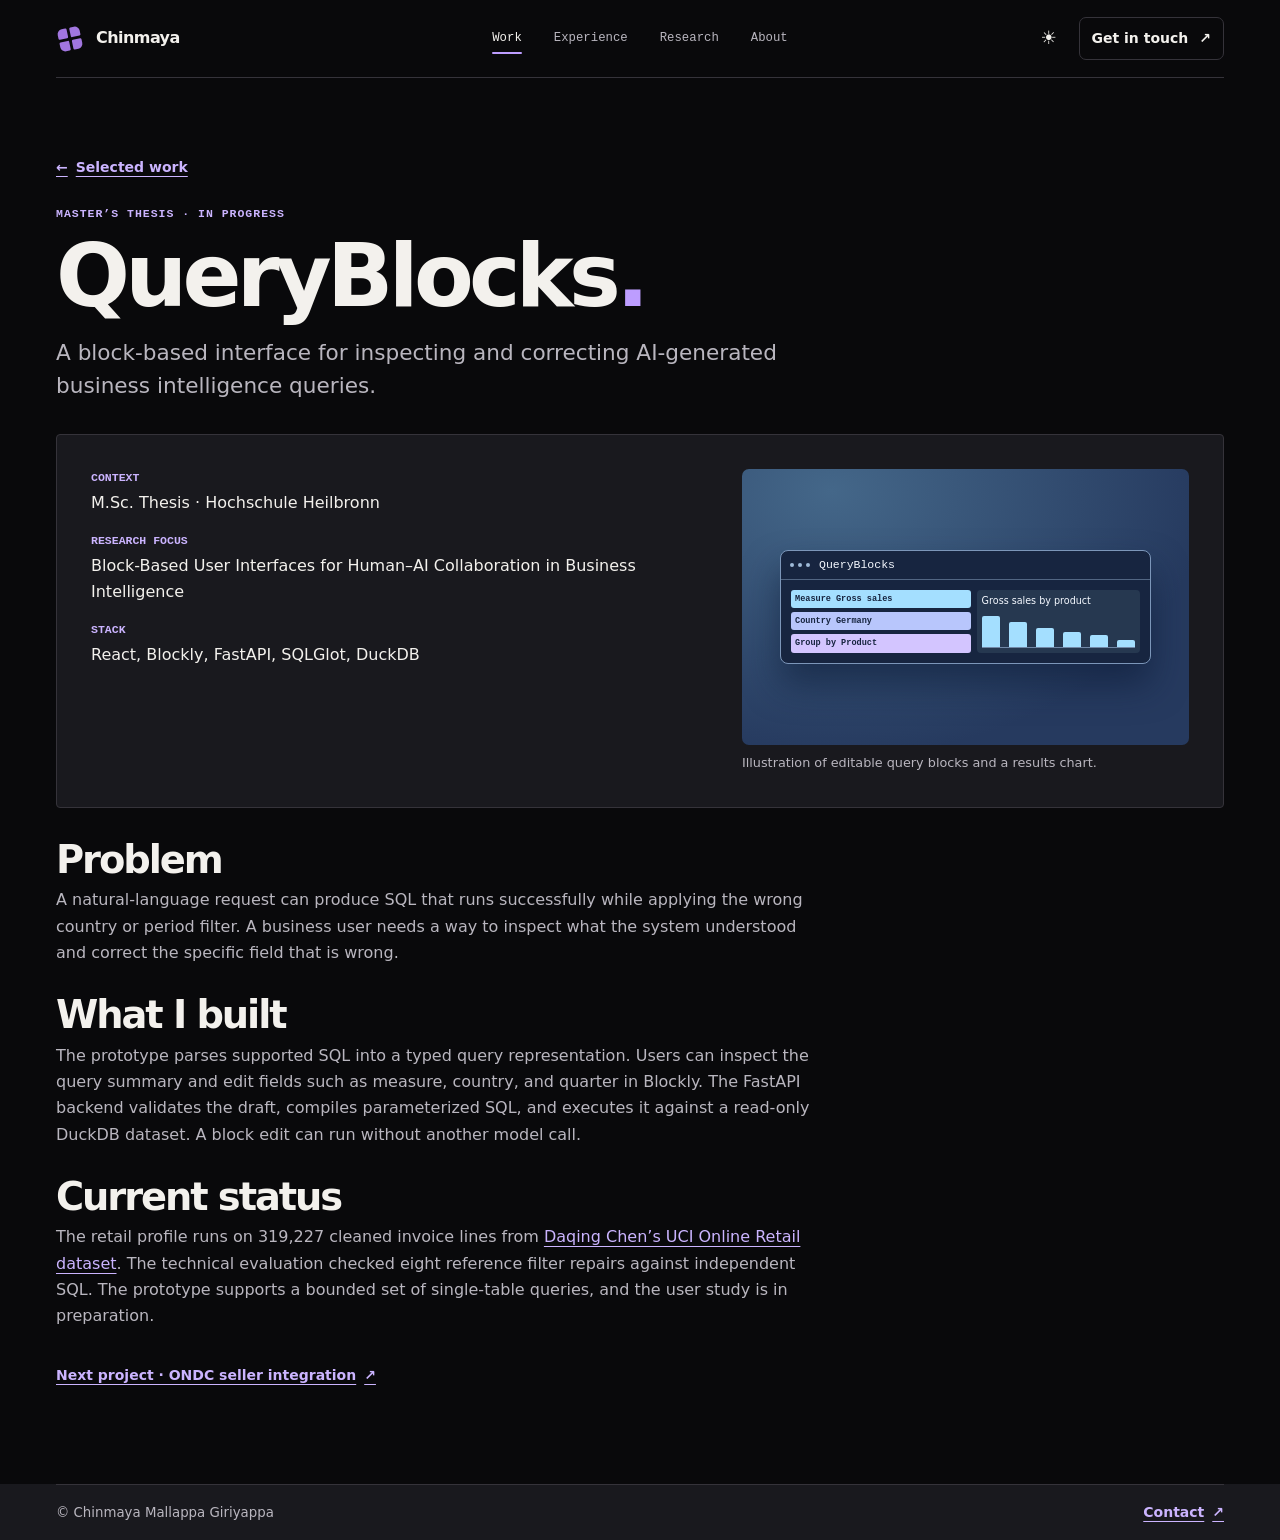
<file: projects/queryblocks/index.html>
<!doctype html>
<html lang="en">

<head>
  <meta charset="utf-8">
  <meta name="viewport" content="width=device-width, initial-scale=1, viewport-fit=cover">
  <meta name="description"
    content="A block-based interface for inspecting and correcting AI-generated business intelligence queries.">
  <title>QueryBlocks | Chinmaya Mallappa Giriyappa</title>
  <link rel="canonical" href="https://chinmaya1910.github.io/Portfolio/projects/queryblocks/">
  <meta property="og:type" content="article">
  <meta property="og:title" content="QueryBlocks | Chinmaya Mallappa Giriyappa">
  <meta property="og:description"
    content="A block-based interface for inspecting and correcting AI-generated business intelligence queries.">
  <meta property="og:url" content="https://chinmaya1910.github.io/Portfolio/projects/queryblocks/">
  <meta property="og:image" content="https://chinmaya1910.github.io/Portfolio/assets/social-preview.jpg?v=3">
  <link rel="icon" type="image/png" sizes="180x180" href="../../assets/mark.png?v=2">
  <link rel="icon" type="image/svg+xml" sizes="any" href="../../assets/mark.svg">
  <link rel="apple-touch-icon" sizes="180x180" href="../../assets/mark.png?v=2">
  <script src="../../assets/theme.js?v=3"></script>
  <link rel="stylesheet" href="../../assets/site.css?v=4">
  <link rel="stylesheet" href="../../assets/motion.css">
  <script defer src="../../assets/site.js?v=3"></script>
</head>

<body>
  <a class="skip-link" href="#main">Skip to content</a>
  <header class="site-header">
    <div class="shell header-inner">
      <a class="brand" href="../../index.html#home" aria-label="Chinmaya Mallappa Giriyappa, home"><img class="brand-mark" src="../../assets/mark.svg" width="28" height="28" alt=""><span>Chinmaya</span></a>
      <nav class="nav-links" id="site-nav" aria-label="Main">
        <a href="../../index.html#projects" aria-current="true">Work</a><a
          href="../../index.html#experience">Experience</a><a href="../../index.html#research">Research</a><a
          href="../../index.html#about">About</a><a class="nav-mobile-only" href="../../index.html#contact">Contact</a>
      </nav>
      <div class="header-actions">
        <button class="icon-button theme-button" type="button" data-theme-toggle aria-label="Switch color theme"
          hidden><span aria-hidden="true" data-theme-icon>☾</span></button>
        <a class="button button-small header-cta" href="../../index.html#contact">Get in touch <span
            aria-hidden="true">↗</span></a>
        <button class="icon-button menu-button" type="button" aria-expanded="false" aria-controls="site-nav"
          hidden>Menu</button>
      </div>
    </div>
  </header>
  <main class="shell" id="main" tabindex="-1">
    <div class="case-header">
      <a class="text-link" href="../../index.html#projects"><span aria-hidden="true">←</span> Selected work</a>
      <p class="eyebrow section-label">Master’s thesis · In progress</p>
      <h1>QueryBlocks<span>.</span></h1>
      <p class="case-lede">A block-based interface for inspecting and correcting AI-generated business intelligence
        queries.</p>
    </div>
    <article class="case-article">
      <div class="case-summary">
        <dl>
          <div>
            <dt>Context</dt>
            <dd>M.Sc. Thesis · Hochschule Heilbronn</dd>
          </div>
          <div>
            <dt>Research focus</dt>
            <dd>Block-Based User Interfaces for Human–AI Collaboration in Business Intelligence</dd>
          </div>
          <div>
            <dt>Stack</dt>
            <dd>React, Blockly, FastAPI, SQLGlot, DuckDB</dd>
          </div>
        </dl>
        <figure>
          <div class="project-media query-art" aria-hidden="true">
            <div class="query-window">
              <div class="window-top"><b></b><b></b><b></b><span>QueryBlocks</span></div>
              <div class="window-body">
                <div class="mock-blocks"><span>Measure <b>Gross sales</b></span><span>Country
                    <b>Germany</b></span><span>Group by <b>Product</b></span></div>
                <div class="mock-chart"><span>Gross sales by product</span>
                  <div><i></i><i></i><i></i><i></i><i></i><i></i></div>
                </div>
              </div>
            </div>
          </div>
          <figcaption>Illustration of editable query blocks and a results chart.</figcaption>
        </figure>
      </div>
      <div class="case-content">
        <section>
          <h2>Problem</h2>
          <p>A natural-language request can produce SQL that runs successfully while applying the wrong country or
            period filter. A business user needs a way to inspect what the system understood and correct the specific
            field that is wrong.</p>
        </section>
        <section>
          <h2>What I built</h2>
          <p>The prototype parses supported SQL into a typed query representation. Users can inspect the query summary
            and edit fields such as measure, country, and quarter in Blockly. The FastAPI backend validates the draft,
            compiles parameterized SQL, and executes it against a read-only DuckDB dataset. A block edit can run without
            another model call.</p>
        </section>
        <section>
          <h2>Current status</h2>
          <p>The retail profile runs on 319,227 cleaned invoice lines from <a
              href="https://archive.ics.uci.edu/dataset/352/online%2Bretail">Daqing Chen’s UCI Online Retail
              dataset</a>. The technical evaluation checked eight reference filter repairs against independent SQL. The
            prototype supports a bounded set of single-table queries, and the user study is in preparation.</p>
        </section>
      </div>
      <a class="text-link" href="../ondc/index.html">Next project · ONDC seller integration <span
          aria-hidden="true">↗</span></a>
    </article>
  </main>
  <footer class="site-footer">
    <div class="shell"><small>© Chinmaya Mallappa Giriyappa</small><a class="text-link"
        href="../../index.html#contact">Contact <span aria-hidden="true">↗</span></a></div>
  </footer>
</body>

</html>
</file>
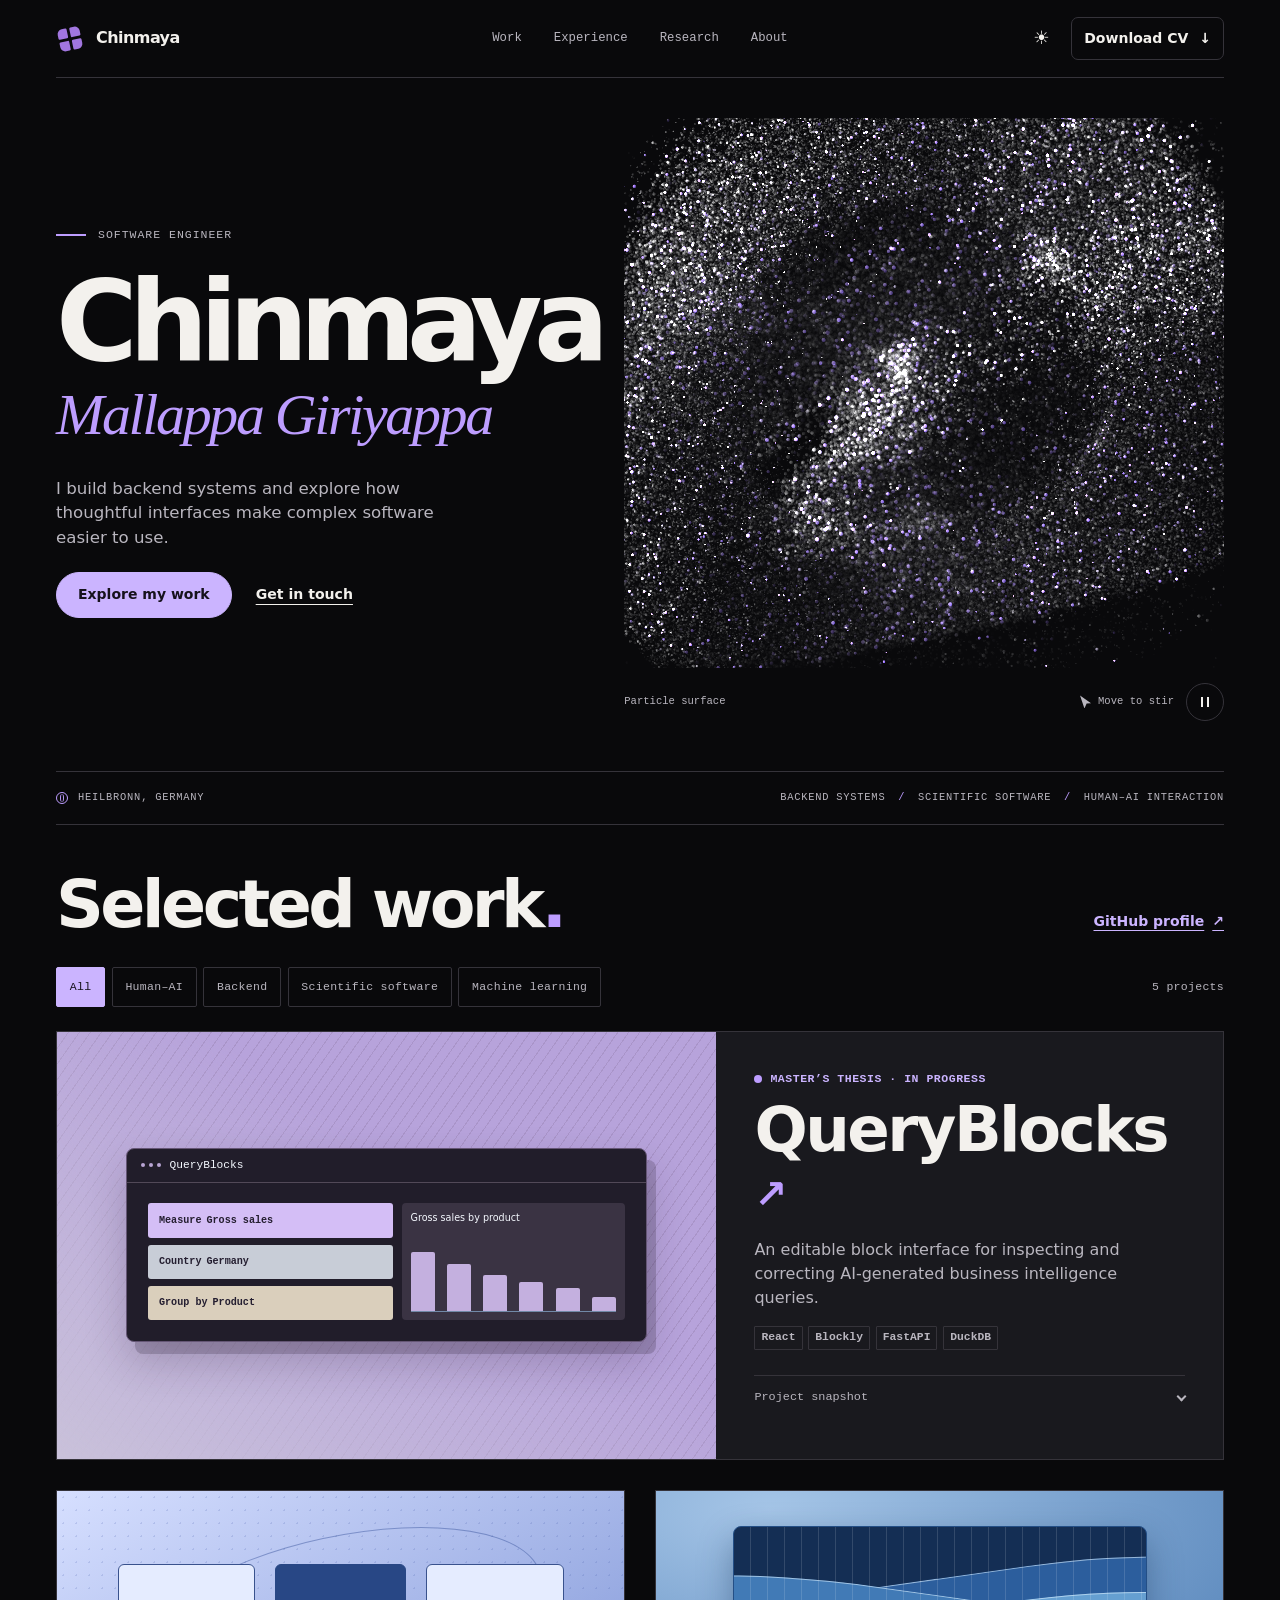
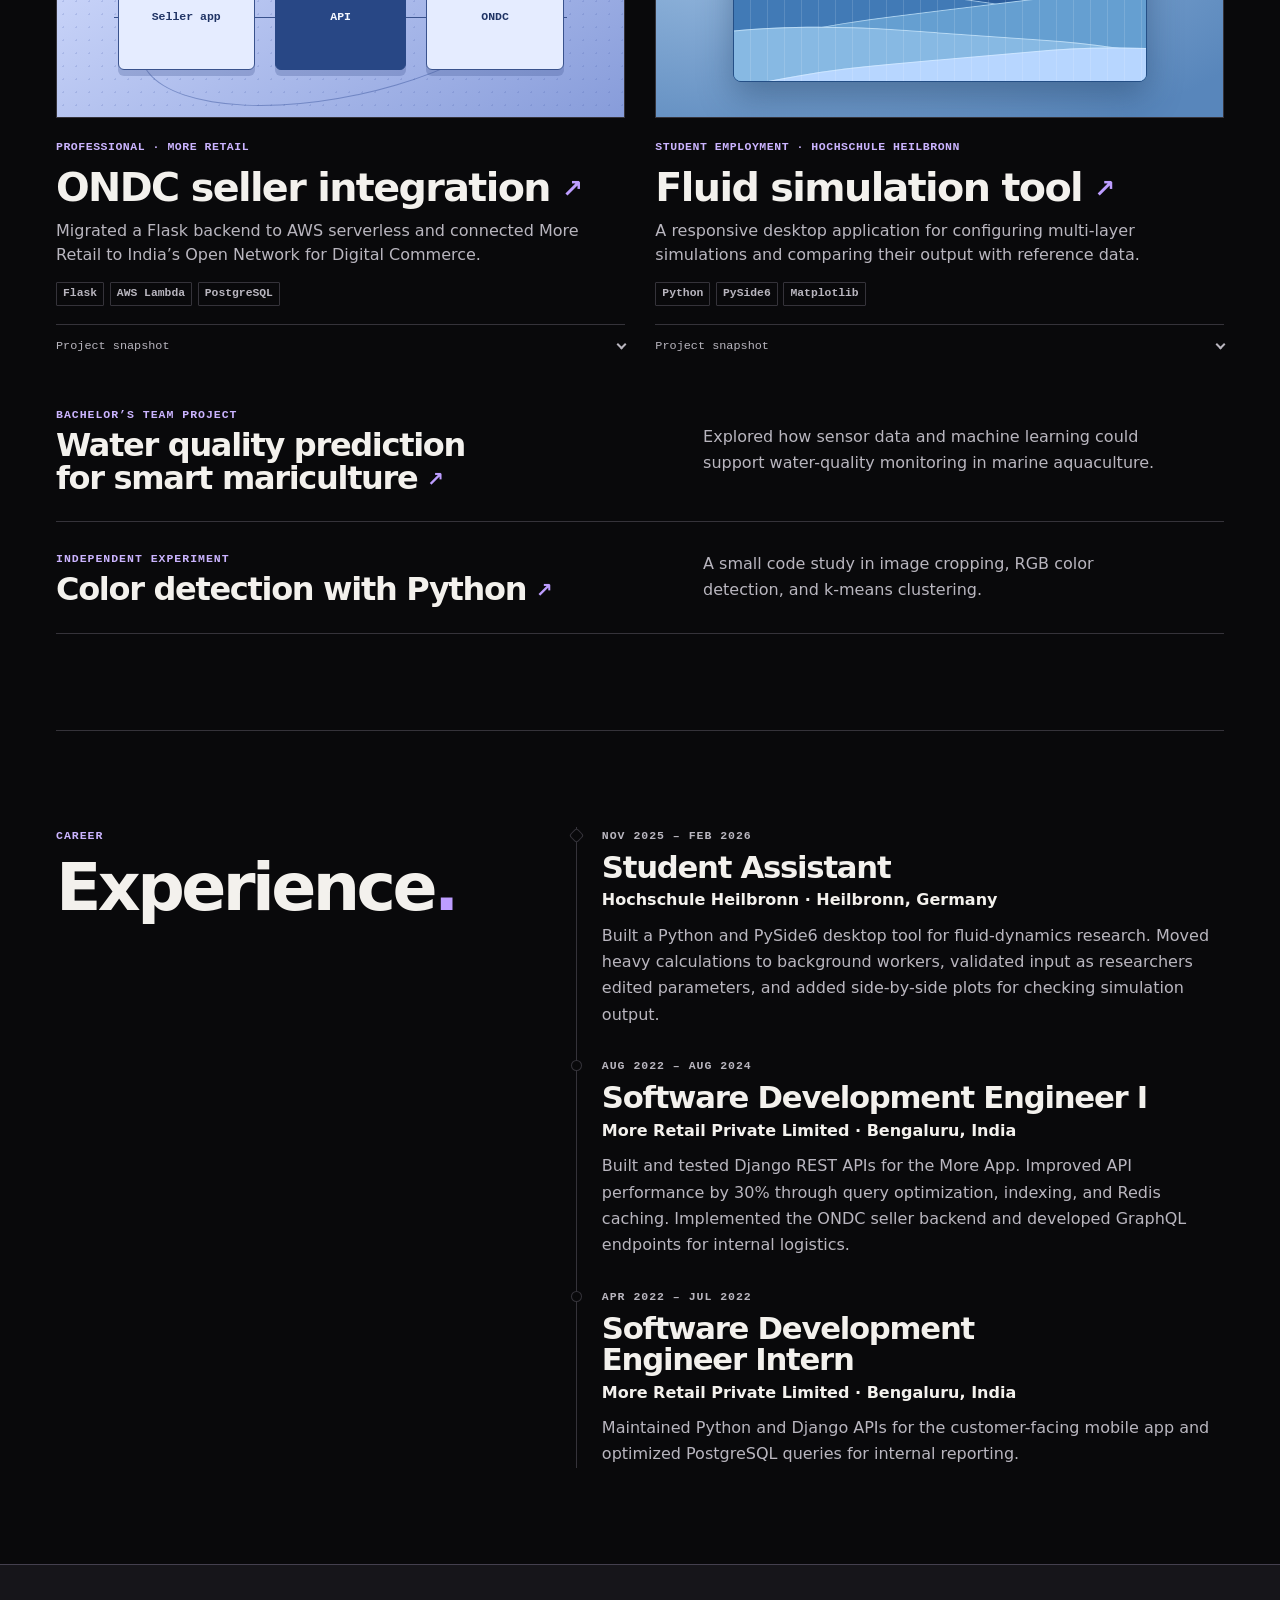
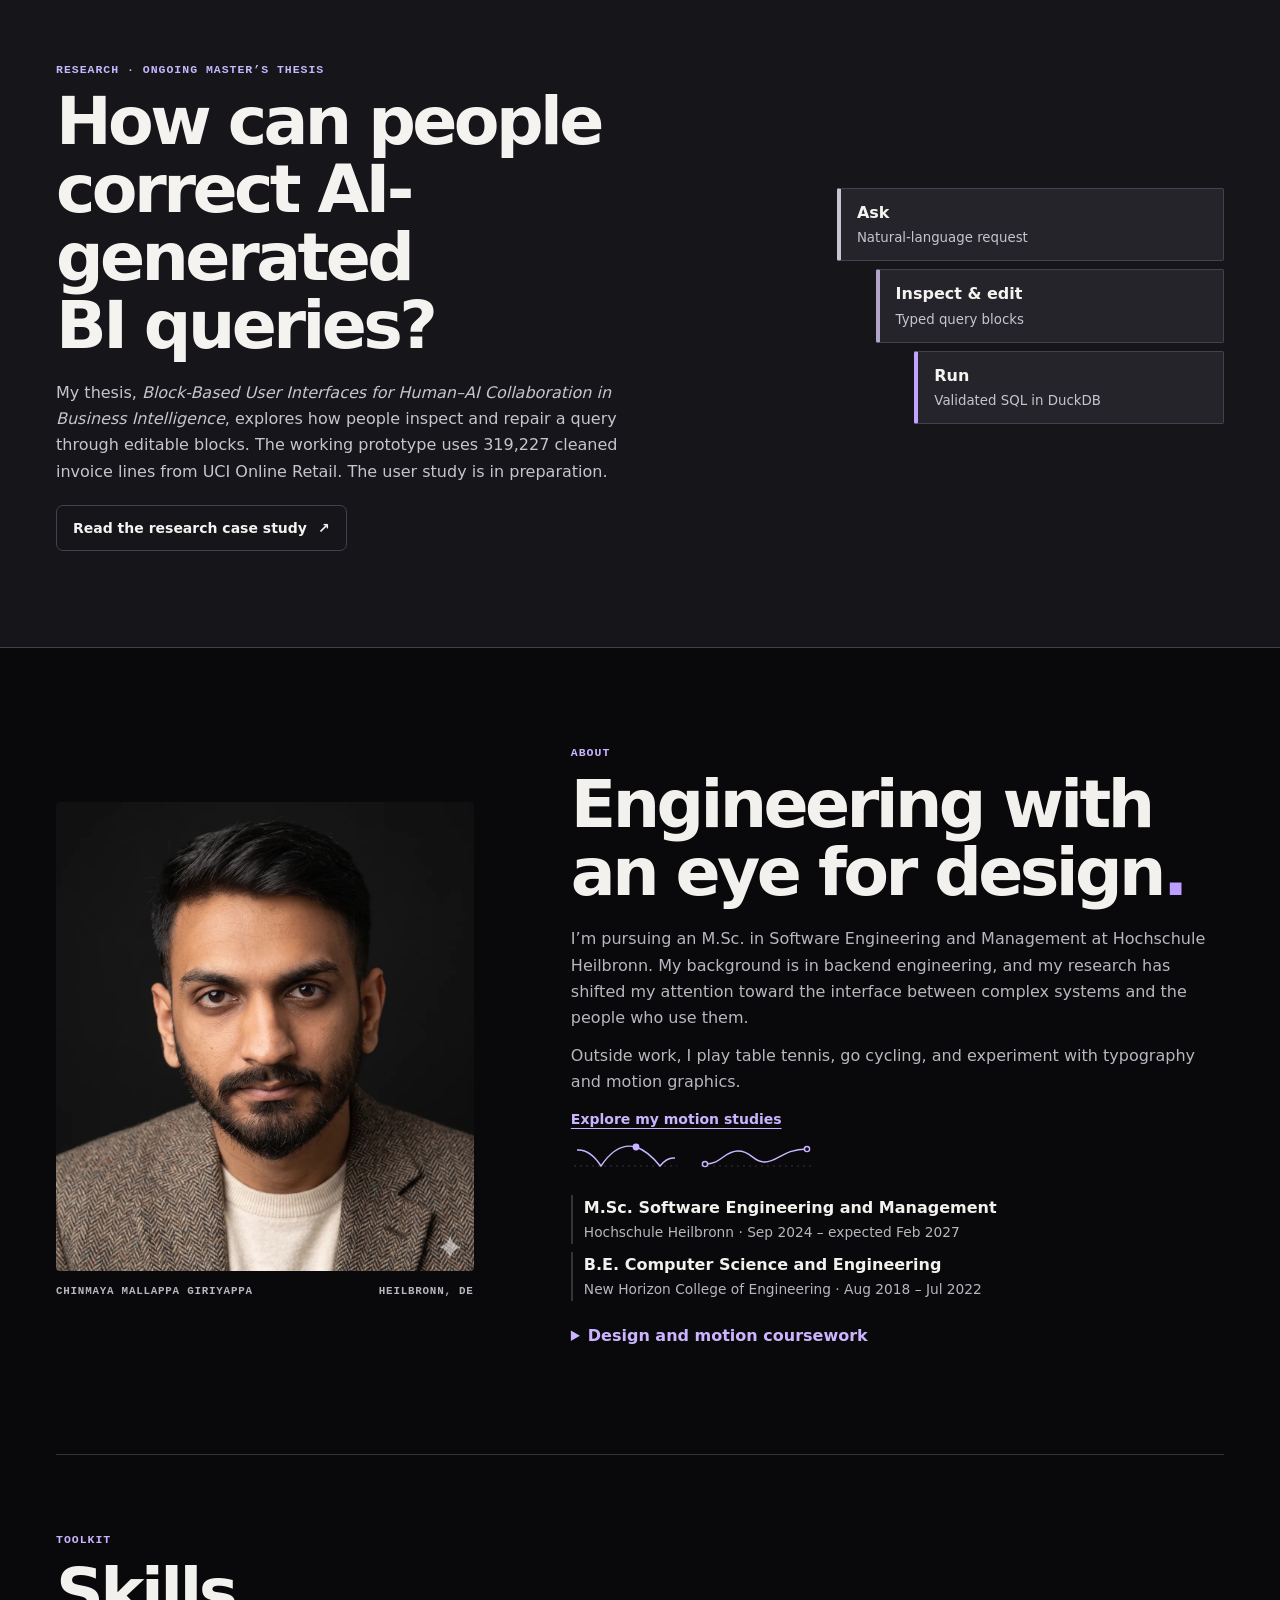
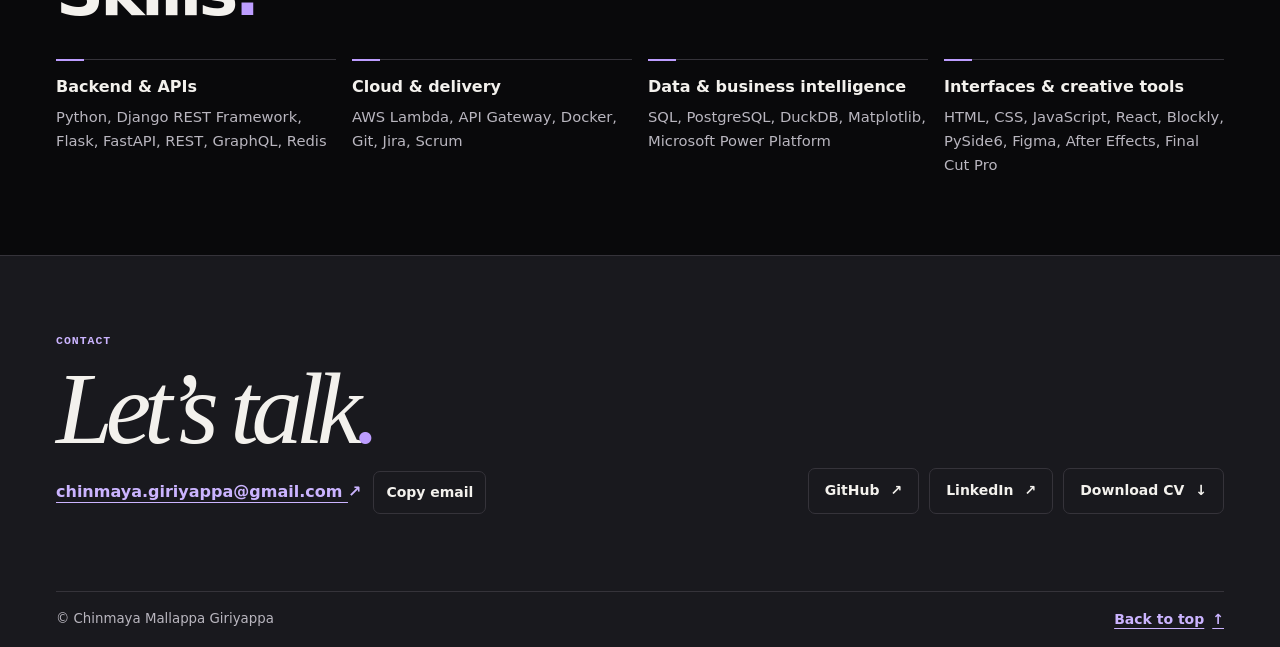
<file: portfolio.html>
<!doctype html>
<html lang="en">
<head>
  <meta charset="utf-8">
  <meta name="viewport" content="width=device-width, initial-scale=1">
  <title>Chinmaya Mallappa Giriyappa | Portfolio</title>
  <link rel="canonical" href="https://chinmaya1910.github.io/Portfolio/">
  <link rel="icon" type="image/png" sizes="180x180" href="assets/mark.png?v=2">
  <link rel="icon" type="image/svg+xml" sizes="any" href="assets/mark.svg">
  <link rel="apple-touch-icon" sizes="180x180" href="assets/mark.png?v=2">
  <script>
    location.replace("index.html" + location.search + location.hash);
  </script>
</head>
<body>
  <p><a href="index.html">Open Chinmaya Mallappa Giriyappa’s portfolio</a></p>
</body>
</html>
</file>
<file: assets/site.css>
:root {
  color-scheme: light;
  --paper: #f5f3f0;
  --surface: #ffffff;
  --text: #19181c;
  --muted: #575360;
  --line: #ccc8ce;
  --accent: #6743a5;
  --accent-strong: #613c9f;
  --on-accent: #ffffff;
  --focus: #6944b4;
  --deep: #18171e;
  --deep-text: #f5f3f0;
  --deep-muted: #c8c4ce;
  --deep-line: #44404e;
  --shadow: 0 12px 36px #1d37641c;
  --font: Inter, "Avenir Next", Avenir, system-ui, sans-serif;
  --mono: "IBM Plex Mono", "SF Mono", Menlo, Consolas, monospace;
  --space-1: 8px;
  --space-2: 16px;
  --space-3: 24px;
  --space-4: 32px;
  --section-space: clamp(58px, 7.5vw, 112px);
  --radius: 4px;
  --speed: 180ms;
  --ease: cubic-bezier(.2, .7, .2, 1);
  --shell: 1280px;
  --safe-top: env(safe-area-inset-top, 0px);
  --safe-side: max(env(safe-area-inset-left, 0px), env(safe-area-inset-right, 0px));
}

:root[data-theme="dark"] {
  color-scheme: dark;
  --paper: #09090b;
  --surface: #19191e;
  --text: #f3f1ed;
  --muted: #b9b6bf;
  --line: #35333a;
  --accent: #bd9dff;
  --accent-strong: #cbb4ff;
  --on-accent: #16121c;
  --focus: #bd9dff;
  --deep: #16151a;
  --shadow: 0 12px 36px #0004;
}

*, *::before, *::after { box-sizing: border-box; }
html { scroll-behavior: smooth; scroll-padding-top: calc(105px + var(--safe-top)); }
body { margin: 0; background: var(--paper); color: var(--text); font: 500 16px/1.65 var(--font); }
[hidden] { display: none !important; }
a { color: inherit; }
button { font: inherit; }
button, a { -webkit-tap-highlight-color: transparent; }
:focus-visible { outline: 3px solid var(--focus); outline-offset: 4px; }
img { max-width: 100%; display: block; }
h1, h2, h3, p, figure, dl, dd { margin: 0; }
h1, h2, h3 { font-weight: 700; letter-spacing: -.054em; line-height: 1.02; text-wrap: balance; }
h2 { font-size: clamp(2.5rem, 5.2vw, 4.85rem); }
h3 { font-size: clamp(1.375rem, 2.4vw, 2rem); letter-spacing: -.041em; }
h1 > span, h2 > span { color: var(--accent); }
p, dd { color: var(--muted); }
.shell {
  --gutter: 56px;
  width: min(calc(100% - max(var(--gutter), var(--safe-side)) * 2), var(--shell));
  margin-inline: auto;
}
.section { padding-block: var(--section-space); border-top: 1px solid var(--line); }
.eyebrow { color: var(--muted); font: 600 .72rem/1.5 var(--mono); letter-spacing: .085em; text-transform: uppercase; }
.section-label { color: var(--accent-strong); margin-bottom: 10px; }
.status-dot { display: inline-block; flex: none; width: 8px; height: 8px; border-radius: 50%; background: var(--accent); }
.skip-link { position: fixed; z-index: 3; top: calc(16px + var(--safe-top)); left: max(16px, var(--safe-side)); padding: 12px 18px; background: var(--surface); border-radius: 8px; transform: translateY(-150%); }
.skip-link:focus { transform: translateY(0); }

.site-header { position: sticky; top: 0; z-index: 2; padding-top: var(--safe-top); background: var(--paper); }
.header-inner { min-height: 78px; display: grid; grid-template-columns: 1fr auto 1fr; align-items: center; gap: var(--space-3); border-bottom: 1px solid var(--line); }
.brand { display: inline-flex; align-items: center; gap: 12px; justify-self: start; color: var(--text); font-weight: 760; letter-spacing: -.035em; text-decoration: none; white-space: nowrap; }
.brand-mark { display: block; width: 28px; height: 28px; flex: none; }
.nav-links, .header-actions { display: flex; align-items: center; }
.nav-links { gap: clamp(14px, 2.5vw, 36px); }
.nav-links a { color: var(--muted); font: 500 .77rem/1.5 var(--mono); text-decoration: none; padding-block: 12px; }
.nav-links a:hover { color: var(--accent-strong); text-decoration: underline; text-underline-offset: 5px; }
.header-actions { justify-content: flex-end; gap: 9px; }
.button, .icon-button {
  display: inline-flex; justify-content: center; align-items: center; gap: 11px; min-height: 46px;
  padding: 9px 16px; border: 1px solid var(--line); border-radius: 7px; background: transparent;
  color: var(--text); font-size: .875rem; font-weight: 700; text-decoration: none; white-space: nowrap; cursor: pointer;
  transition: background var(--speed), border-color var(--speed), color var(--speed);
}
.button:hover, .icon-button:hover { background: var(--surface); border-color: var(--accent); }
.button span, .text-link span { font-weight: 700; }
.button-small { min-height: 42px; padding-inline: 12px; }
.button-primary { background: var(--accent-strong); border-color: var(--accent-strong); color: var(--on-accent); }
.button-primary:hover { background: var(--accent); color: var(--on-accent); }
.icon-button { min-width: 42px; min-height: 42px; padding: 0 10px; }
.theme-button { border-color: transparent; font: 600 1.15rem/1 var(--font); }
.menu-button, .nav-mobile-only { display: none; }
.actions { display: flex; flex-wrap: wrap; align-items: center; gap: 10px; }
.text-link { display: inline-flex; align-items: center; gap: 8px; width: fit-content; color: var(--accent-strong); font-weight: 700; font-size: .875rem; text-decoration-thickness: 1px; text-underline-offset: 4px; }

.hero { display: grid; grid-template-columns: minmax(0, .91fr) minmax(0, 1.09fr); align-items: center; gap: clamp(28px, 5vw, 76px); padding-block: clamp(41px, 3.65vw, 57px) clamp(33px, 3.1vw, 45px); }
.hero-copy { padding-bottom: 22px; }
.hero-kicker { display: flex; flex-wrap: wrap; align-items: center; gap: 9px; margin-bottom: 22px; }
.hero h1 { font-size: clamp(3.45rem, 6.8vw, 6.5rem); font-weight: 700; letter-spacing: -.06em; line-height: .93; text-wrap: initial; }
.hero-description { max-width: 31ch; margin-block: 26px 24px; font-size: clamp(1.03rem, 1.45vw, 1.23rem); line-height: 1.55; }
/* The artwork viewer uses one reserved frame for every scene and poster. */
.hero-figure {
  min-width: 0;
  --stage: #0a1935;
  --stage-edge: #4d709f;
  --stage-ink: #e9f5ff;
}
.scene-choices {
  display: grid; grid-template-columns: repeat(3, minmax(0, 1fr)); gap: 4px;
  padding: 4px; margin-bottom: 8px; border: 1px solid var(--line);
  border-radius: 9px; background: var(--surface);
}
.scene-choices[hidden] { display: grid !important; visibility: hidden; }
.scene-choice {
  min-height: 44px; padding-inline: 4px; border: 1px solid transparent; border-radius: 6px;
  font-size: clamp(.74rem, 1.22vw, .89rem); font-weight: 680; white-space: nowrap;
  background: transparent; color: var(--muted); cursor: pointer;
}
.scene-choice:hover { border-color: var(--line); color: var(--text); }
.scene-choice[aria-pressed="true"] { background: var(--accent-strong); color: var(--on-accent); }
.scene-choice:focus-visible { position: relative; z-index: 1; outline-offset: 1px; }
.scene-stage {
  position: relative; isolation: isolate; aspect-ratio: 5 / 4; border-radius: var(--radius);
  overflow: hidden; background: var(--stage); box-shadow: var(--shadow);
}
.scene-poster, .scene-canvas { position: absolute; inset: 0; width: 100%; height: 100%; }
.scene-poster { object-fit: cover; }
.scene-canvas { display: block; opacity: 0; pointer-events: none; }
.scene-stage[data-ready] .scene-canvas { opacity: 1; }
.scene-button {
  position: absolute; z-index: 1; right: clamp(10px, 2vw, 22px); bottom: clamp(10px, 2vw, 22px);
  display: inline-flex; align-items: center; gap: 8px; min-height: 44px;
  color: var(--stage-ink); background: var(--stage); border: 1px solid var(--stage-edge);
  border-radius: 7px; padding: 6px 11px; font-size: .78rem; font-weight: 700; cursor: pointer;
}
.scene-button:hover { background: #1e3a6b; }
.scene-button:focus-visible { outline: 2px solid #d0e6ff; box-shadow: 0 0 0 5px #112346; }
.scene-button[aria-disabled="true"] { cursor: progress; }
.scene-button > span[aria-hidden] { color: #9bc9ff; }
.hero-figure figcaption { margin-top: 10px; color: var(--muted); font-size: .81rem; line-height: 1.45; }
.portrait figcaption { display: flex; justify-content: space-between; gap: 10px; margin-top: 12px; color: var(--muted); font: 600 .68rem/1.5 var(--mono); letter-spacing: .07em; text-transform: uppercase; }

.section-heading { display: flex; align-items: end; justify-content: space-between; gap: 24px; margin-bottom: var(--space-4); }
.section-heading .text-link { margin-bottom: 5px; flex: none; }
#projects { padding-top: clamp(34px, 3.6vw, 52px); }
.work-grid { display: grid; grid-template-columns: 1.15fr 1fr 1fr; gap: clamp(14px, 2vw, 25px); }
.project-card { min-width: 0; display: flex; flex-direction: column; border: 1px solid var(--line); border-radius: var(--radius); background: var(--surface); overflow: hidden; }
.project-media { position: relative; display: grid; place-items: center; aspect-ratio: 1.62; overflow: hidden; text-decoration: none; }
.project-media > div { transform: perspective(600px) rotateX(var(--tilt-x, 0deg)) rotateY(var(--tilt-y, 0deg)); transition: transform var(--speed) var(--ease); }
.query-art { background: radial-gradient(ellipse at 20% 8%, #446789, #263a5f 74%); }
.query-window { width: 83%; border: 1px solid #7c96b9; background: #172540; border-radius: 8px; box-shadow: 0 20px 35px #0b19358c; color: #f5f9ff; }
.window-top { display: flex; align-items: center; gap: 4px; padding: 7px 9px; border-bottom: 1px solid #526683; font: 500 clamp(.5rem, .95vw, .72rem)/1.2 var(--mono); }
.window-top b { width: 4px; height: 4px; border-radius: 50%; background: #9fbbd8; }
.window-top span { margin-left: 5px; }
.window-body { display: grid; grid-template-columns: 1fr .91fr; gap: 6px; padding: 10px; }
.mock-blocks { display: grid; gap: 4px; }
.mock-blocks span { display: flex; flex-wrap: wrap; gap: 2px 5px; align-content: center; padding: 4px; border-radius: 3px; color: #172540; background: #a4dfff; font: 650 clamp(.4rem, .67vw, .6rem)/1.2 var(--mono); }
.mock-blocks span:nth-child(2) { background: #b8c6fc; }
.mock-blocks span:nth-child(3) { background: #d3c5ff; }
.mock-blocks b { font-weight: 800; }
.mock-chart { display: flex; flex-direction: column; min-width: 0; justify-content: space-between; background: #263850; border-radius: 4px; padding: 5px; font-size: clamp(.43rem, .75vw, .66rem); line-height: 1.2; }
.mock-chart div { display: flex; align-items: end; gap: 6%; height: 75%; border-bottom: 1px solid #7188a7; }
.mock-chart i { flex: 1; height: 80%; background: #a4dfff; border-radius: 2px 2px 0 0; }
.mock-chart i:nth-child(2) { height: 63%; }
.mock-chart i:nth-child(3) { height: 49%; }
.mock-chart i:nth-child(4) { height: 39%; }
.mock-chart i:nth-child(5) { height: 31%; }
.mock-chart i:nth-child(6) { height: 18%; }

.ondc-art { background-color: #aabbec; background-image: radial-gradient(#3f55a52c 1px, #0000 1px), linear-gradient(148deg, #d6dfff, #879cda); background-size: 13px 13px, 100% 100%; }
.network-art { position: relative; width: 93%; aspect-ratio: 1.8; display: grid; grid-template-columns: 1fr .95fr 1fr; align-items: center; justify-items: center; gap: 3%; }
.network-node { position: relative; z-index: 1; display: grid; place-items: center; width: 95%; min-height: 42%; padding: 3px; border: 1px solid #39528d; border-radius: 6px; color: #203465; background: #e5ecff; font: 750 clamp(.49rem, .9vw, .75rem)/1.35 var(--mono); box-shadow: 0 6px 0 #3d559047; }
.node-center { background: #284785; color: #f5f8ff; border-color: #284785; }
.network-line { position: absolute; inset: 50% 0 auto; border-top: 1px solid #39528d; }
.network-orbit { position: absolute; inset: 18% 5%; border: 1px solid #3e58a07d; border-radius: 50%; transform: rotate(-12deg); }

.simulation-art { background: radial-gradient(ellipse at 20% 8%, #a5c5e7, #5886bb 90%); }
.fluid-visual { position: relative; width: 82%; height: 64%; border: 1px solid #244f86; border-radius: 8px; overflow: hidden; isolation: isolate; box-shadow: 0 14px 34px #15325666; background: #142e54; }
.fluid-visual::after { content: ""; position: absolute; inset: 0; background: repeating-linear-gradient(90deg, transparent 0 16px, #fff2 16px 17px); }
.fluid-visual span { position: absolute; width: 145%; height: 75%; left: -21%; top: 33%; border-radius: 42% 35% 0 0; background: #2c5e9d; transform: rotate(-8deg); box-shadow: inset 0 1px #dbf1ff99; }
.fluid-visual span:nth-child(2) { top: 43%; left: -28%; background: #417ab6; transform: rotate(8deg); }
.fluid-visual span:nth-child(3) { top: 54%; background: #659fd1; transform: rotate(-7deg); }
.fluid-visual span:nth-child(4) { top: 69%; background: #87b9e3; transform: rotate(4deg); }
.fluid-visual span:nth-child(5) { top: 86%; background: #b7d6ff; transform: rotate(-5deg); }

.project-copy { display: flex; flex: 1; flex-direction: column; align-items: start; padding: clamp(17px, 2vw, 26px); gap: 11px; }
.project-type { display: flex; align-items: center; gap: 8px; font-size: .65rem; letter-spacing: .045em; }
.project-copy h3 a, .additional-work h3 a { text-decoration: none; }
.project-copy h3 a span, .additional-work h3 a span { color: var(--accent); font-size: .63em; vertical-align: .17em; white-space: nowrap; }
.project-copy h3 a:hover, .additional-work h3 a:hover { text-decoration: underline; text-decoration-thickness: 2px; text-underline-offset: 4px; }
.project-copy > p:not(.project-type) { font-size: .94rem; line-height: 1.52; }
.tags { display: flex; flex-wrap: wrap; gap: 5px; list-style: none; padding: 0; margin: auto 0 0; }
.tags li { background: var(--paper); border: 1px solid var(--line); border-radius: 4px; padding: 3px 6px; font: 550 .67rem/1.4 var(--mono); color: var(--muted); }
.additional-work { display: grid; grid-template-columns: 1.15fr 1fr; align-items: center; gap: 22px; border-bottom: 1px solid var(--line); padding-block: 23px; }
.additional-work h3 { margin-top: 6px; font-size: clamp(1.1rem, 2.2vw, 1.54rem); }
.additional-work > p { max-width: 46ch; font-size: .93rem; }

.section-split, .about-grid { display: grid; grid-template-columns: .78fr 1.22fr; gap: clamp(32px, 7.6vw, 114px); align-items: start; }
.timeline { margin: 0; padding: 0; list-style: none; }
.timeline li { position: relative; margin-left: 5px; padding: 0 0 29px 25px; border-left: 1px solid var(--line); }
.timeline li:last-child { padding-bottom: 0; }
.timeline li::before { content: ""; display: block; position: absolute; top: 4px; left: -5px; width: 9px; height: 9px; background: var(--accent); border: 2px solid var(--paper); border-radius: 50%; box-shadow: 0 0 0 1px var(--accent); }
.timeline h3 { margin-block: 8px 4px; }
.timeline .organization { font-weight: 700; color: var(--text); margin-bottom: 9px; }
.timeline p:last-child { max-width: 62ch; }

.research-band { background: var(--deep); color: var(--deep-text); }
.research-inner { padding-block: var(--section-space); display: grid; grid-template-columns: 1fr .56fr; gap: clamp(28px, 7vw, 100px); align-items: center; }
.research-inner h2 { max-width: 16ch; }
.research-inner p { color: var(--deep-muted); }
.research-inner h2 + p { margin-block: 20px; max-width: 57ch; }
.research-inner .section-label { color: #a5c6ff; }
.research-inner .button { color: var(--deep-text); border-color: var(--deep-line); }
.research-inner .button:hover { background: #25416a; }
.research-inner :focus-visible { outline-color: #b8d6ff; }
.research-flow { list-style: none; display: grid; gap: 8px; margin: 0; padding: 0; }
.research-flow li { display: grid; gap: 1px; border: 1px solid var(--deep-line); border-left: 4px solid #a4dfff; border-radius: 6px; background: #192f53; padding: 11px 16px; }
.research-flow li:nth-child(2) { margin-left: 10%; border-left-color: #b8c6fc; }
.research-flow li:nth-child(3) { margin-left: 20%; border-left-color: #d3c5ff; }
.research-flow span { font-weight: 760; }
.research-flow small { color: var(--deep-muted); }

.about-grid { border: 0; align-items: center; }
.portrait img { width: 100%; height: auto; border-radius: var(--radius); background: var(--surface); }
.about-grid h2 { max-width: 15ch; }
.about-grid h2 + p { margin-top: 19px; }
.about-grid p + p { margin-top: 11px; }
.education { margin-top: 22px; display: grid; gap: 8px; }
.education div { border-left: 2px solid var(--line); padding-left: 11px; }
.education dt, .skills-grid dt { font-weight: 750; }
.education dd { font-size: .86rem; }
.credentials { margin-top: 14px; }
.credentials summary { width: fit-content; color: var(--accent-strong); font-weight: 700; cursor: pointer; padding-block: 8px; }
.credentials ul { margin-top: 3px; padding-left: 20px; color: var(--muted); font-size: .9rem; }
.credentials a { text-underline-offset: 3px; }
.skills-section { padding-block: clamp(50px, 6vw, 86px); }
.skills-grid { display: grid; grid-template-columns: repeat(4, 1fr); gap: 16px; }
.skills-grid div { border-top: 1px solid var(--line); padding: 14px 0 0; }
.skills-grid dd { font-size: .92rem; margin-top: 5px; }

.contact-section { border-top: 1px solid var(--line); background: var(--surface); }
.contact-inner { padding-block: clamp(52px, 6vw, 86px); display: grid; grid-template-columns: 1fr auto; align-items: end; gap: 24px; }
.contact-inner h2 { margin-bottom: 14px; }
.email-link { font-weight: 700; color: var(--accent-strong); text-underline-offset: 5px; overflow-wrap: anywhere; }
.contact-actions .button:hover { background: var(--paper); }
.site-footer { padding-bottom: env(safe-area-inset-bottom, 0px); background: var(--surface); }
.site-footer .shell { border-top: 1px solid var(--line); padding-block: 16px; display: flex; justify-content: space-between; align-items: center; gap: 16px; }
.site-footer small { color: var(--muted); }

.case-header { padding-block: clamp(44px, 6vw, 76px) var(--space-4); }
.case-header .text-link { margin-bottom: 26px; }
.case-header h1 { margin-block: 10px 16px; font-size: clamp(3rem, 6.8vw, 6.4rem); max-width: 14ch; text-wrap: initial; }
.case-lede { max-width: 56ch; font-size: clamp(1.05rem, 2vw, 1.35rem); line-height: 1.5; }
.case-article { padding-bottom: var(--section-space); }
.case-summary { display: grid; grid-template-columns: 1.08fr .78fr; gap: var(--space-4); border: 1px solid var(--line); border-radius: var(--radius); background: var(--surface); padding: clamp(18px, 3vw, 34px); }
.case-summary-text { grid-template-columns: 1fr; }
.case-summary dt { font: 650 .72rem/1.5 var(--mono); text-transform: uppercase; color: var(--accent-strong); }
.case-summary dd { margin-top: 4px; color: var(--text); }
.case-summary dl div + div { margin-top: 15px; }
.case-summary figure { margin: 0; }
.case-summary .project-media { border-radius: 7px; }
.case-summary figcaption { margin-top: 7px; font-size: .8rem; color: var(--muted); }
.case-content { max-width: 76ch; margin-block: var(--space-4); }
.case-content section + section { margin-top: 29px; }
.case-content h2 { font-size: clamp(1.55rem, 3vw, 2.5rem); margin-bottom: 8px; }
.case-content a { color: var(--accent-strong); text-underline-offset: 4px; }

@media (max-width: 1020px) {
  .shell { --gutter: 32px; }
}
@media (max-width: 820px) {
  .work-grid { grid-template-columns: repeat(2, minmax(0, 1fr)); }
  .project-feature { grid-column: 1 / -1; display: grid; grid-template-columns: 1.03fr 1fr; }
  .skills-grid { grid-template-columns: repeat(2, 1fr); }
}
@media (min-width: 761px) and (max-width: 900px) {
  .hero .actions { gap: 7px; }
  .hero .button { padding-inline: 11px; }
  .hero-kicker { font-size: .64rem; gap: 6px; }
}
@media (max-width: 760px) {
  html { scroll-padding-top: calc(88px + var(--safe-top)); }
  .shell { --gutter: 20px; }
  .header-inner { grid-template-columns: 1fr auto; gap: 0 10px; min-height: 66px; }
  .nav-links { grid-row: 2; grid-column: 1 / -1; flex-wrap: wrap; gap: 0 20px; padding-bottom: 7px; }
  .header-actions { grid-row: 1; grid-column: 2; }
  .header-cta { display: none; }
  .menu-button, .nav-mobile-only { display: inline-flex; }
  .nav-links[data-collapsible]:not([data-open="true"]) { display: none; }
  .nav-links[data-open="true"] { border-top: 1px solid var(--line); }
  .hero { grid-template-columns: minmax(0, 1fr); gap: 28px; padding-block: 38px 33px; }
  .hero-copy { padding-bottom: 0; }
  .hero h1 { font-size: clamp(3.65rem, 12.8vw, 6rem); }
  .hero-description { margin-block: 17px 19px; max-width: 39ch; }
  .hero-kicker { margin-bottom: 15px; }
  .scene-stage { aspect-ratio: 5 / 4; }
  .section-split, .about-grid, .research-inner { grid-template-columns: minmax(0, 1fr); }
  .about-grid figure { grid-row: 2; max-width: 445px; }
  .contact-inner { grid-template-columns: minmax(0, 1fr); }
  .research-flow { max-width: 455px; }
}
@media (max-width: 510px) {
  .section-heading { align-items: start; flex-direction: column; gap: 9px; margin-bottom: var(--space-3); }
  .section-heading .text-link { margin-bottom: 0; }
  .work-grid, .project-feature, .additional-work, .case-summary { grid-template-columns: minmax(0, 1fr); }
  .additional-work { gap: 9px; }
  .project-media { aspect-ratio: 1.75; }
  .window-top { font-size: .65rem; }
  .mock-blocks span, .mock-chart { font-size: .62rem; }
  .network-node { font-size: .67rem; }
  .portrait figcaption { letter-spacing: .035em; }
}
@media (max-width: 340px) {
  .shell { --gutter: 15px; }
  .hero h1 { font-size: 3.35rem; }
  .skills-grid { grid-template-columns: minmax(0, 1fr); }
}
@media (prefers-reduced-motion: reduce) {
  html { scroll-behavior: auto; }
  *, *::before, *::after { animation-duration: .001ms !important; transition-duration: .001ms !important; }
  .project-media > div { transform: none; }
  .scene-button[data-scene-play], .scene-canvas { display: none; }
}

.motion-studies { max-width: 710px; padding-bottom: var(--section-space); }
</file>
<file: assets/motion.css>
:root {
  --component-speed: 320ms;
  --reveal-speed: 600ms;
  --reveal-distance: 10px;
}

@view-transition { navigation: auto; }

.nav-links a { position: relative; }
.nav-links a::after {
  content: "";
  position: absolute;
  inset: auto 0 6px;
  height: 2px;
  border-radius: 2px;
  background: var(--accent);
  transform: scaleX(0);
  transform-origin: left;
}
.nav-links a[aria-current] { color: var(--text); }
.nav-links a[aria-current]::after,
.nav-links a:focus-visible::after,
.nav-links a:hover::after { transform: scaleX(1); }
.nav-links a:hover { text-decoration: none; }
.site-header[data-scrolled] { box-shadow: 0 4px 14px #08152b12; }

.hero h1 .hero-line { display: block; color: inherit; }
.project-card:focus-within { border-color: var(--accent); }
.timeline { position: relative; }
.timeline li[data-role="academic"]::before { border-radius: 2px; transform: rotate(45deg); }
.hobby-motion { display: block; max-width: 100%; margin-top: 9px; color: var(--accent-strong); }
.hobby-guide { fill: none; stroke: var(--line); stroke-dasharray: 2 4; }
.hobby-path { fill: none; stroke: currentColor; stroke-width: 1.45px; }
.hobby-pin { fill: var(--paper); stroke: currentColor; stroke-width: 1.45px; }
.hobby-ball { fill: currentColor; }
.email-link > span { display: inline-block; }

@media (prefers-reduced-motion: no-preference) {
  ::view-transition-old(root), ::view-transition-new(root) {
    animation-duration: var(--component-speed);
    animation-timing-function: var(--ease);
  }

  .site-header { transition: box-shadow var(--component-speed) var(--ease); }
  .nav-links a::after { transition: transform var(--speed) var(--ease); }
  .hero[data-intro] .hero-kicker,
  .hero[data-intro] .hero-description,
  .hero[data-intro] .actions {
    animation: enter var(--reveal-speed) var(--ease) backwards;
  }
  .hero[data-intro] .hero-line {
    animation: name-reveal var(--reveal-speed) var(--ease) backwards;
  }
  .hero[data-intro] .hero-line:nth-child(2) { animation-delay: 50ms; }
  .hero[data-intro] .hero-description { animation-delay: 125ms; }
  .hero[data-intro] .actions { animation-delay: 170ms; }

  @keyframes name-reveal {
    from { transform: translateY(13px); opacity: .72; clip-path: inset(-20% -10% 10%); }
    to { transform: translateY(0); opacity: 1; clip-path: inset(-20% -10% -45%); }
  }
  @keyframes enter {
    from { transform: translateY(var(--reveal-distance)); opacity: .76; }
    to { transform: translateY(0); opacity: 1; }
  }
  @keyframes grow-line {
    from { transform: scaleX(.16); }
    to { transform: scaleX(1); }
  }

  .project-card[data-entered],
  .timeline li[data-entered],
  .research-flow[data-entered] > li,
  .skills-grid [data-entered],
  .contact-inner[data-entered] .email-link {
    animation: enter var(--reveal-speed) var(--ease) backwards;
  }
  .project-card { transition: border-color var(--speed), box-shadow var(--component-speed); }
  .project-card:focus-within { box-shadow: var(--shadow); }
  .project-media > div {
    transform: perspective(600px) rotateX(var(--tilt-x, 0deg)) rotateY(var(--tilt-y, 0deg)) scale(var(--card-scale, 1));
    transition: transform var(--component-speed) var(--ease);
  }
  .project-card:focus-within { --card-scale: 1.026; }
  .project-card .tags li {
    transition: transform var(--speed) var(--ease), border-color var(--speed);
  }
  .project-card .tags li:nth-child(2) { transition-delay: 20ms; }
  .project-card .tags li:nth-child(3) { transition-delay: 40ms; }
  .project-card .tags li:nth-child(4) { transition-delay: 60ms; }

  @media (hover: hover) and (pointer: fine) {
    .project-card:hover { --card-scale: 1.035; box-shadow: var(--shadow); border-color: var(--accent); }
    .project-card:hover .tags li { transform: translateY(-2px); border-color: var(--accent); }
  }
  .project-card:focus-within .tags li { transform: translateY(-2px); border-color: var(--accent); }

  .project-feature[data-entered] .mock-chart i {
    transform-origin: bottom;
    animation: bar-in var(--reveal-speed) var(--ease) backwards;
  }
  .project-feature[data-entered] .mock-chart i:nth-child(2n) { animation-delay: 65ms; }
  .project-feature[data-entered] .mock-chart i:nth-child(n+4) { animation-delay: 125ms; }
  @keyframes bar-in {
    from { transform: scaleY(.28); opacity: .65; }
    to { transform: scaleY(1); opacity: 1; }
  }

  .project-card[data-entered] .network-line::after {
    content: "";
    position: absolute;
    top: -2px;
    left: 0;
    height: 3px;
    width: 22%;
    background: linear-gradient(90deg, #cce0ff00, #eef6ff);
    opacity: 0;
    animation: network-pulse 760ms var(--ease) 140ms;
  }
  @keyframes network-pulse {
    0% { transform: translateX(0); opacity: 0; }
    20%, 78% { opacity: 1; }
    100% { transform: translateX(350%); opacity: 0; }
  }

  .timeline::after {
    content: "";
    position: absolute;
    top: 8px; left: 5px;
    height: var(--timeline-length, 0px); width: 1px;
    background: var(--accent);
    transform: scaleY(var(--timeline-progress, 0));
    transform-origin: top;
    pointer-events: none;
  }
  .timeline li::before { z-index: 1; transition: background var(--speed), box-shadow var(--speed); }
  .timeline li:not([data-passed])::before { background: var(--paper); box-shadow: 0 0 0 1px var(--line); }

  .research-flow[data-entered] > li:nth-child(2) { animation-delay: 90ms; }
  .research-flow[data-entered] > li:nth-child(3) { animation-delay: 175ms; }

  .skills-grid > div { position: relative; }
  .skills-grid > div[data-entered]::after {
    content: "";
    position: absolute;
    top: -1px; left: 0; width: 28px; height: 2px;
    background: var(--accent);
    transform-origin: left;
    animation: grow-line var(--reveal-speed) var(--ease) backwards;
  }
  .skills-grid > div[data-entered]:nth-child(even) { animation-delay: 70ms; }
  .skills-grid > div[data-entered]:nth-child(even)::after { animation-delay: 70ms; }

  .hobby-motion[data-entered] .hobby-path { animation: draw-path 720ms var(--ease) backwards; }
  .hobby-motion[data-entered] .hobby-route { animation-delay: 115ms; }
  .hobby-motion[data-entered] .hobby-ball { animation: hobby-bounce var(--reveal-speed) var(--ease) backwards; }
  @keyframes draw-path {
    from { stroke-dasharray: 1; stroke-dashoffset: 1; opacity: .3; }
    to { stroke-dasharray: 1; stroke-dashoffset: 0; opacity: 1; }
  }
  @keyframes hobby-bounce {
    0% { transform: translate(-59px, 3px); }
    42% { transform: translate(-35px, 19px); }
    100% { transform: translate(0); }
  }

  .email-link > span, .contact-actions .button > span { transition: transform var(--speed) var(--ease); }
  .email-link:hover > span, .email-link:focus-visible > span,
  .contact-actions .button:hover > span, .contact-actions .button:focus-visible > span {
    transform: translate(3px, -2px);
  }
}
@media (prefers-reduced-motion: reduce) {
  @view-transition { navigation: none; }
}

.project-snapshot { border-top: 1px solid var(--line); width: 100%; }
.project-snapshot > summary {
  display: flex;
  align-items: center;
  justify-content: space-between;
  gap: 8px;
  min-height: 44px;
  cursor: pointer;
  list-style: none;
  font-size: .82rem;
  font-weight: 680;
  color: var(--accent-strong);
}
.project-snapshot > summary::-webkit-details-marker { display: none; }
.project-snapshot > summary::after {
  content: "";
  width: 7px;
  height: 7px;
  flex: 0 0 7px;
  border-right: 2px solid currentColor;
  border-bottom: 2px solid currentColor;
  transform: translateY(-2px) rotate(45deg);
}
.project-snapshot[open] > summary::after { transform: translateY(2px) rotate(225deg); }
.project-snapshot > p { margin: 0 0 4px; font-size: .86rem; line-height: 1.55; }

.contact-email { position: relative; display: flex; flex-wrap: wrap; align-items: center; gap: 8px 12px; }
.copy-email { min-width: 96px; }
.copy-feedback { position: absolute; top: 100%; left: 0; margin: 3px 0 0; font-size: .78rem; }

@media (prefers-reduced-motion: no-preference) {
  /* Only decorate native navigation between pages on engines with view transitions. */
  .query-art { view-transition-name: query-art; }
  .ondc-art { view-transition-name: ondc-art; }
  .simulation-art { view-transition-name: simulation-art; }
  ::view-transition-group(query-art),
  ::view-transition-group(ondc-art),
  ::view-transition-group(simulation-art) {
    animation-duration: var(--component-speed);
    animation-timing-function: var(--ease);
  }

  .nav-links a[aria-current="location"]::after {
    transform: scaleX(var(--section-progress, 1));
    transition: none;
  }
  .nav-links a[aria-current="location"]:is(:hover, :focus-visible)::after { transform: scaleX(1); }
  .project-snapshot > summary::after { transition: transform var(--speed) var(--ease); }
  .project-snapshot[open] > p { animation: snapshot-in var(--component-speed) var(--ease); }
  @keyframes snapshot-in {
    from { opacity: .55; transform: translateY(5px); }
    to { opacity: 1; transform: translateY(0); }
  }
  .hero .actions .button:active, .copy-email:active {
    transform: translateY(1px);
  }
}
</file>
<file: assets/portfolio.css>
/* The landing page treats the name and live sculpture as a single composition. */
.portfolio-home { --shell: 1440px; }
.portfolio-home .hero {
  position: relative;
  display: grid;
  grid-template-columns: minmax(0, .95fr) minmax(0, 1.05fr);
  column-gap: clamp(10px, 2vw, 32px);
  row-gap: 0;
  align-items: center;
  padding: clamp(28px, 4.4vh, 62px) 0 0;
}
.portfolio-home .hero-copy { z-index: 1; padding: 0; }
.portfolio-home .hero-kicker {
  gap: 12px;
  margin-bottom: clamp(18px, 2.4vw, 38px);
  font-weight: 500;
  color: var(--muted);
}
.role-rule { width: 30px; height: 2px; background: var(--accent); }
.portfolio-home .hero h1 {
  font-size: clamp(4.7rem, 8.7vw, 9.25rem);
  font-weight: 640;
  letter-spacing: -.078em;
  line-height: .87;
}
.portfolio-home .hero h1 .family-name {
  width: fit-content;
  margin-top: .22em;
  color: var(--accent);
  font: italic 400 .52em/1.09 'Baskervville', 'Baskerville', 'Times New Roman', serif;
  letter-spacing: -.04em;
}
.portfolio-home .hero-description {
  max-width: 39ch;
  margin: clamp(21px, 2.4vw, 36px) 0 22px;
  font-size: clamp(1rem, 1.3vw, 1.25rem);
  font-weight: 450;
  line-height: 1.45;
}
.portfolio-home .hero .actions { gap: 24px; }
.portfolio-home .hero .button-primary { border-radius: 30px; padding-inline: 21px; }
.hero-contact { font-size: .88rem; font-weight: 650; text-underline-offset: 5px; text-decoration-thickness: 1px; }
.hero-contact:hover { color: var(--accent); }

.motion-figure { min-width: 0; align-self: stretch; display: flex; flex-direction: column; justify-content: center; }
.particle-stage { position: relative; height: clamp(380px, min(43vw, 63svh), 700px); touch-action: pan-y pinch-zoom; isolation: isolate; }
.particle-stage #bg, .surface-still { position: absolute; inset: 0; width: 100%; height: 100%; }
.particle-stage #bg { display: block; }
.workbench { position: absolute; inset: 3% 2% 1%; pointer-events: none; }
.surface-still { object-fit: contain; pointer-events: none; background: #000; }
.particle-stage[data-surface="gpu"] .surface-still, .particle-stage[data-surface="canvas"] .surface-still { display: none; }
:root[data-theme="dark"] .particle-stage { mix-blend-mode: screen; }
:root:not([data-theme="dark"]) .particle-stage { filter: invert(1) hue-rotate(158deg); mix-blend-mode: multiply; }
.motion-figure .study-caption {
  display: flex; align-items: center; gap: 12px; min-height: 48px;
  margin: 10px 0 0; color: var(--muted); font: 500 .66rem/1.25 var(--mono);
}
.study-name { margin-right: auto; }
.pause-surface {
  flex: none; display: grid; place-items: center; width: 38px; height: 38px;
  border: 1px solid var(--line); border-radius: 50%; background: transparent; color: var(--text); cursor: pointer;
}
.pause-surface:hover { color: var(--accent); border-color: currentColor; }
.pause-surface span { width: 8px; height: 10px; border-inline: 2px solid currentColor; }
.pause-surface[data-paused="true"] span { width: 0; height: 0; border: 5px solid transparent; border-right: none; border-left: 8px solid currentColor; }
.stir-hint { display: inline-flex; align-items: center; gap: 7px; }
.cursor-glyph { width: 11px; height: 13px; background: currentColor; clip-path: polygon(0 0,100% 59%,60% 62%,40% 100%); }
.hero-foot {
  grid-column: 1 / -1; display: flex; justify-content: space-between; align-items: center;
  flex-wrap: wrap; gap: 10px 22px; margin-top: clamp(30px, 5vh, 64px); padding-block: 18px;
  border-top: 1px solid var(--line); color: var(--muted);
  font: 500 .65rem/1.5 var(--mono); text-transform: uppercase; letter-spacing: .075em;
}
.hero-foot b { padding-inline: .55em; color: var(--accent); font-weight: 400; }
.location { display: inline-flex; align-items: center; gap: 10px; }
.location-symbol { width: 12px; height: 12px; border: 1px solid var(--accent); border-radius: 50%; position: relative; }
.location-symbol::after { content: ''; position: absolute; inset: 1px 3px; border-inline: 1px solid var(--accent); border-radius: 50%; }
.studies-link { margin-top: 12px; }
.portfolio-home .research-band { border-block: 1px solid var(--deep-line); }
.portfolio-home .research-inner .section-label { color: #c6b7fe; }
.portfolio-home .research-inner .button:hover { background: #35323e; }
.portfolio-home .research-flow li { border-radius: 2px; background: #25242b; border-left-color: #c8c4d5; }
.portfolio-home .research-flow li:nth-child(2) { border-left-color: #b1a4c9; }
.portfolio-home .research-flow li:nth-child(3) { border-left-color: #c2a3ff; }
.portfolio-home .contact-inner h2 { font: italic 400 clamp(4.2rem, 8vw, 7.4rem)/.95 'Baskervville', 'Baskerville', 'Times New Roman', serif; letter-spacing: -.07em; }
@media (min-width: 761px) and (max-width: 1020px) {
  .portfolio-home .hero h1 { font-size: clamp(3.9rem, 7.8vw, 5.4rem); }
  .stir-hint { display: none; }
}
@media (max-width: 760px) {
  .portfolio-home .hero { grid-template-columns: minmax(0, 1fr); gap: 0; padding-top: 32px; }
  .portfolio-home .hero h1 { font-size: clamp(3.75rem, 11.5vw, 5.3rem); }
  .portfolio-home .hero .hero-kicker { font-size: .69rem; }
  .portfolio-home .hero-description { margin: 18px 0; max-width: 41ch; }
  .motion-figure { margin-top: 18px; }
  .particle-stage { height: clamp(228px, 52vw, 355px); }
  .motion-figure .study-caption { gap: 8px; margin-top: 0; }
  .hero-foot { margin-top: 18px; padding-block: 13px; font-size: .6rem; }
  .hero-foot > span:last-child { text-transform: none; letter-spacing: 0; }
}
@media (max-width: 490px) {
  .portfolio-home .hero h1 { font-size: clamp(3.75rem, 15vw, 4.6rem); }
  .stir-hint { display: none; }
}
@media (min-width: 600px) and (max-width: 760px) {
  .portfolio-home .hero { grid-template-columns: minmax(0, .98fr) minmax(0, 1.02fr); column-gap: 12px; }
  .portfolio-home .hero h1 { font-size: 8.8vw; }
  .portfolio-home .hero-description { font-size: 1rem; }
  .portfolio-home .hero .actions { gap: 15px; }
  .motion-figure { margin-top: 0; }
  .particle-stage { height: clamp(255px, 48vw, 350px); }
  .stir-hint { display: none; }
}
</file>
<file: assets/work-index.css>
.work-index .section-heading { margin-bottom: 1.75rem; }
.work-toolbar {
  display: flex;
  flex-wrap: wrap;
  align-items: center;
  justify-content: space-between;
  gap: .6rem 1.25rem;
  margin-bottom: 1.5rem;
}
.work-filters { display: flex; flex-wrap: wrap; gap: .4rem; }
.work-filters button, .work-count {
  font: 500 .72rem/1.4 var(--mono);
  letter-spacing: .025em;
}
.work-filters button {
  min-height: 2.5rem;
  padding: .45rem .8rem;
  border: 1px solid var(--line);
  border-radius: 2px;
  color: var(--muted);
  background: var(--paper);
  cursor: pointer;
}
.work-filters button:hover { color: var(--text); border-color: var(--accent); }
.work-filters button[aria-pressed="true"] {
  color: var(--on-accent);
  border-color: var(--accent-strong);
  background: var(--accent-strong);
}
.work-count { color: var(--muted); white-space: nowrap; }
.work-index .work-grid {
  grid-template-columns: repeat(2, minmax(0, 1fr));
  gap: clamp(1.25rem, 2.4vw, 2.25rem);
}
.work-index .project-card {
  background: transparent;
  border: 0;
  border-radius: 0;
  overflow: visible;
  box-shadow: none;
}
.work-index .project-media { border: 1px solid var(--line); aspect-ratio: 2.5; }
.work-index .project-copy { padding: 1.3rem 0 .6rem; gap: .7rem; }
.work-index .project-type { color: var(--accent-strong); font-size: .72rem; }
.work-index .project-copy h3 { font-size: clamp(1.65rem, 3.1vw, 2.75rem); }
.work-index .project-copy > p:not(.project-type) { max-width: 58ch; font-size: 1rem; }
.work-index .tags { gap: .36rem; margin: .25rem 0 .4rem; }
.work-index .tags li { background: transparent; border-radius: 1px; font-size: .71rem; }
.work-index .project-snapshot { margin-top: auto; }
.work-index .project-snapshot > summary {
  color: var(--muted);
  font: 500 .74rem/1.5 var(--mono);
}
.work-index .project-snapshot > summary:hover { color: var(--accent-strong); }
.work-index .project-feature {
  display: grid;
  grid-column: 1 / -1;
  grid-template-columns: minmax(0, 1.3fr) minmax(0, 1fr);
  background: var(--surface);
  border: 1px solid var(--line);
}
.work-index .project-feature .project-media { border: 0; min-height: 20rem; aspect-ratio: auto; }
.work-index .project-feature .project-copy { padding: clamp(1.375rem, 3vw, 3rem); }
.work-index .project-feature .project-copy h3 { font-size: clamp(2.2rem, 4.9vw, 4.7rem); }
.work-index .project-feature .project-snapshot { margin-top: .5rem; }
.work-index .query-art {
  background-color: #b7a3db;
  background-image:
    linear-gradient(35deg, #c9c1da 0%, transparent 60%),
    repeating-linear-gradient(125deg, #50365222 0 1px, transparent 1px 9px);
}
.work-index .query-window {
  width: 79%;
  max-width: 34rem;
  background: #211d2a;
  border-color: #655675;
  box-shadow: 9px 12px 0 #29203036, 0 20px 40px #2b173438;
}
.work-index .window-top { padding: .6rem .85rem; border-color: #524958; font-size: .7rem; }
.work-index .window-top b { background: #b9a5d4; }
.work-index .window-body { gap: .55rem; padding: clamp(.65rem, 1.8vw, 1.3rem); }
.work-index .mock-blocks { gap: .42rem; }
.work-index .mock-blocks span {
  align-items: center;
  padding: clamp(.3rem, 1vw, .7rem);
  color: #241e30;
  background: #d4bef6;
  font-size: clamp(.57rem, .79vw, .74rem);
}
.work-index .mock-blocks span:nth-child(2) { background: #c8cdd7; }
.work-index .mock-blocks span:nth-child(3) { background: #dacfbc; }
.work-index .mock-chart { gap: .6rem; padding: .55rem; background: #3a3343; }
.work-index .mock-chart i { background: #c4b0df; }
.work-index .network-art { width: 80%; max-width: 29rem; }
.work-index .fluid-visual { width: 73%; height: 69%; max-width: 29rem; }
.work-index .additional-work { gap: 1.25rem 3rem; padding-block: 1.7rem; }
.work-index .additional-work .eyebrow { color: var(--accent-strong); }
.work-index .additional-work h3 { font-size: clamp(1.3rem, 2.5vw, 2rem); }
.work-index .additional-work > p { font-size: 1rem; }

@media (max-width: 820px) {
  .work-index .project-feature { grid-template-columns: minmax(0, 1fr) minmax(0, 1fr); }
  .work-index .project-feature .project-media { min-height: 15rem; }
}
@media (max-width: 660px) {
  .work-index .work-grid, .work-index .project-feature { grid-template-columns: minmax(0, 1fr); }
  .work-index .project-feature .project-media { min-height: 0; aspect-ratio: 1.85; }
  .work-index .project-media { aspect-ratio: 2.2; }
  .work-index .project-feature .project-copy { padding: 1.25rem; }
  .work-toolbar { align-items: start; }
  .work-index .additional-work { grid-template-columns: 1fr; gap: .6rem; }
}
</file>
